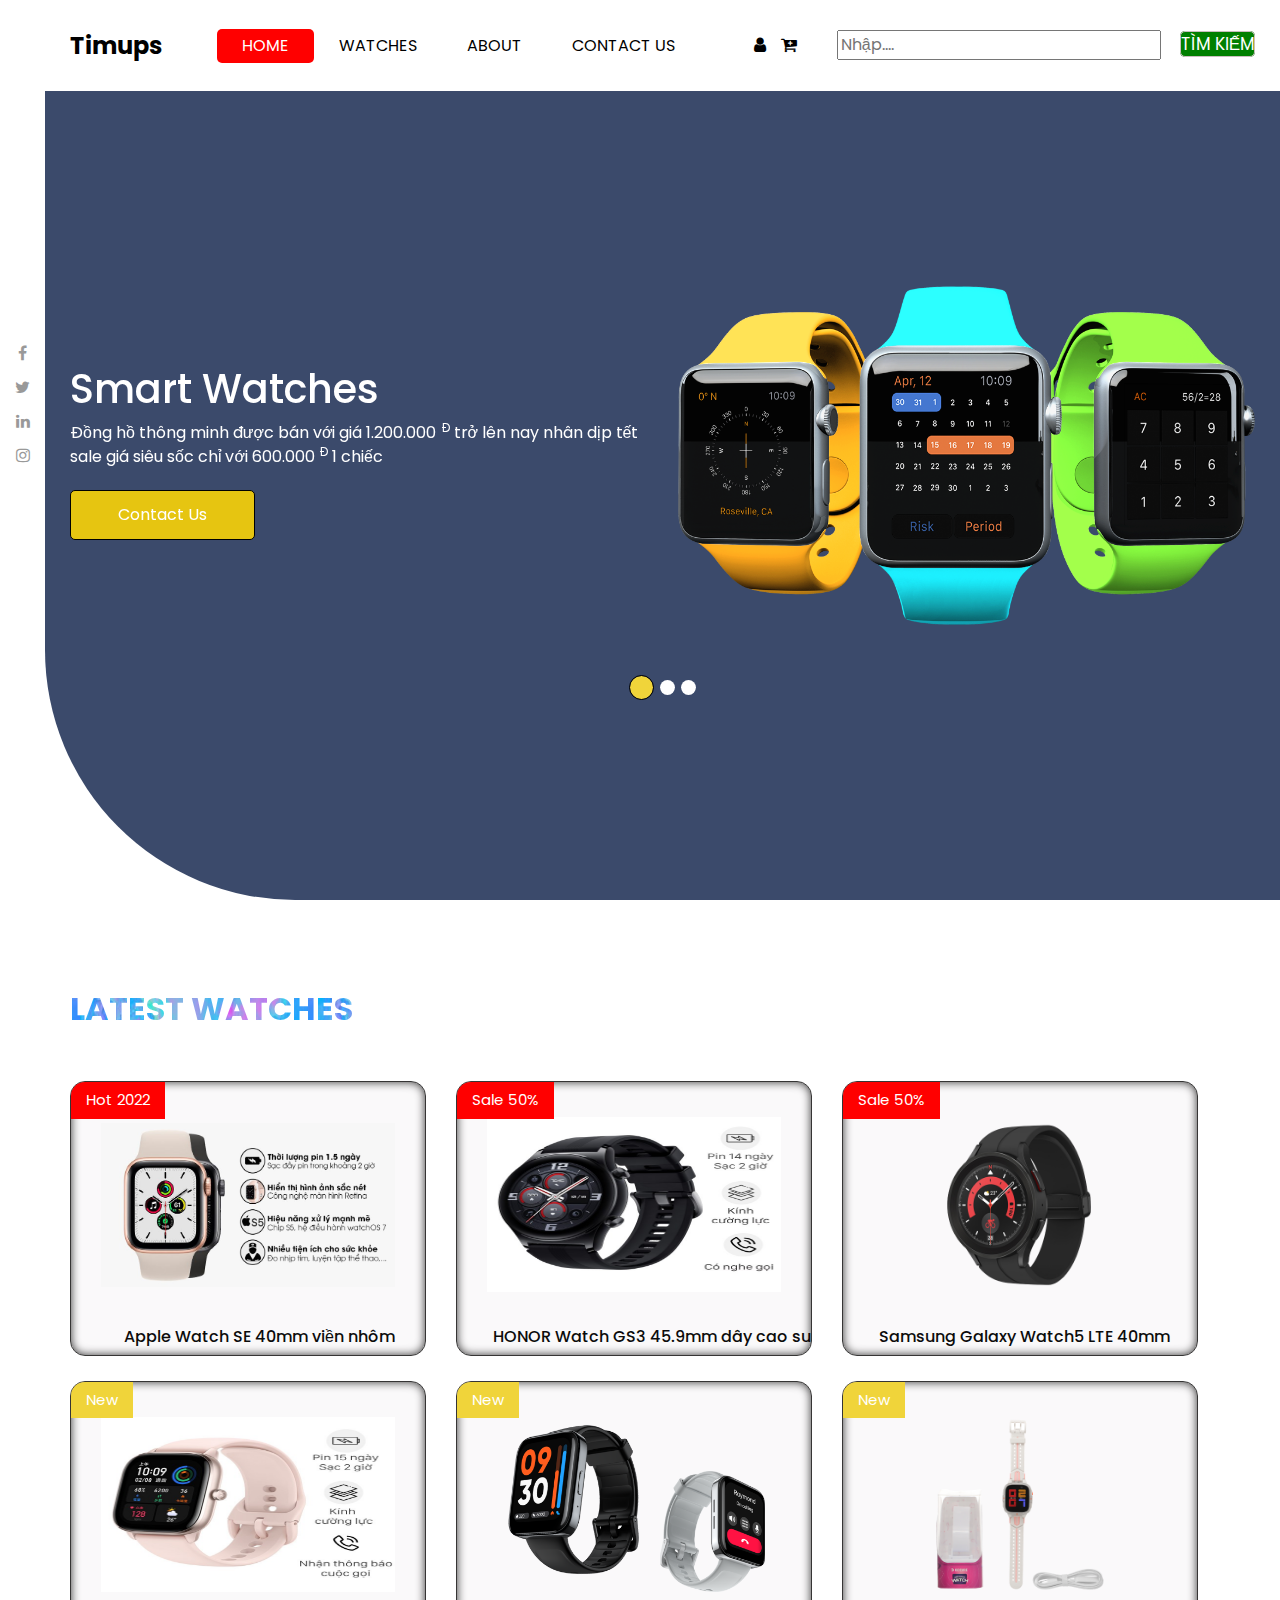
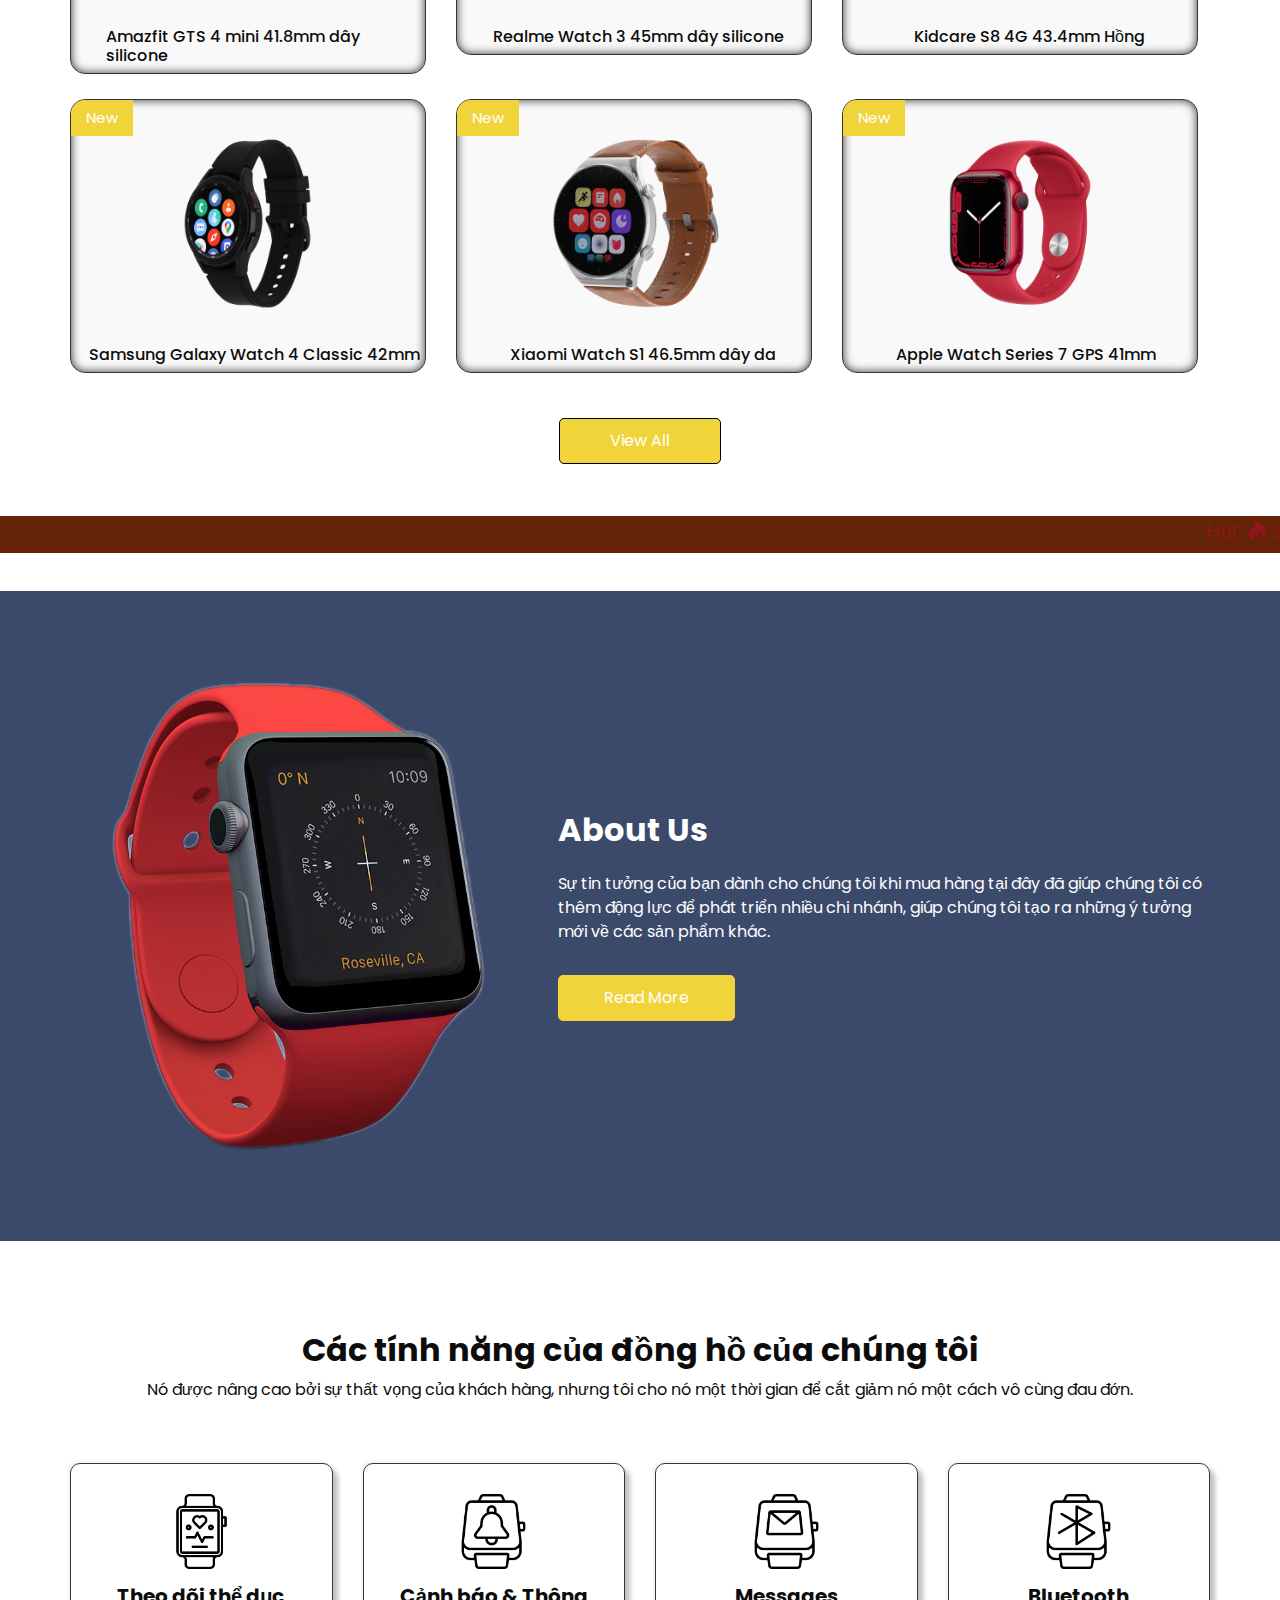
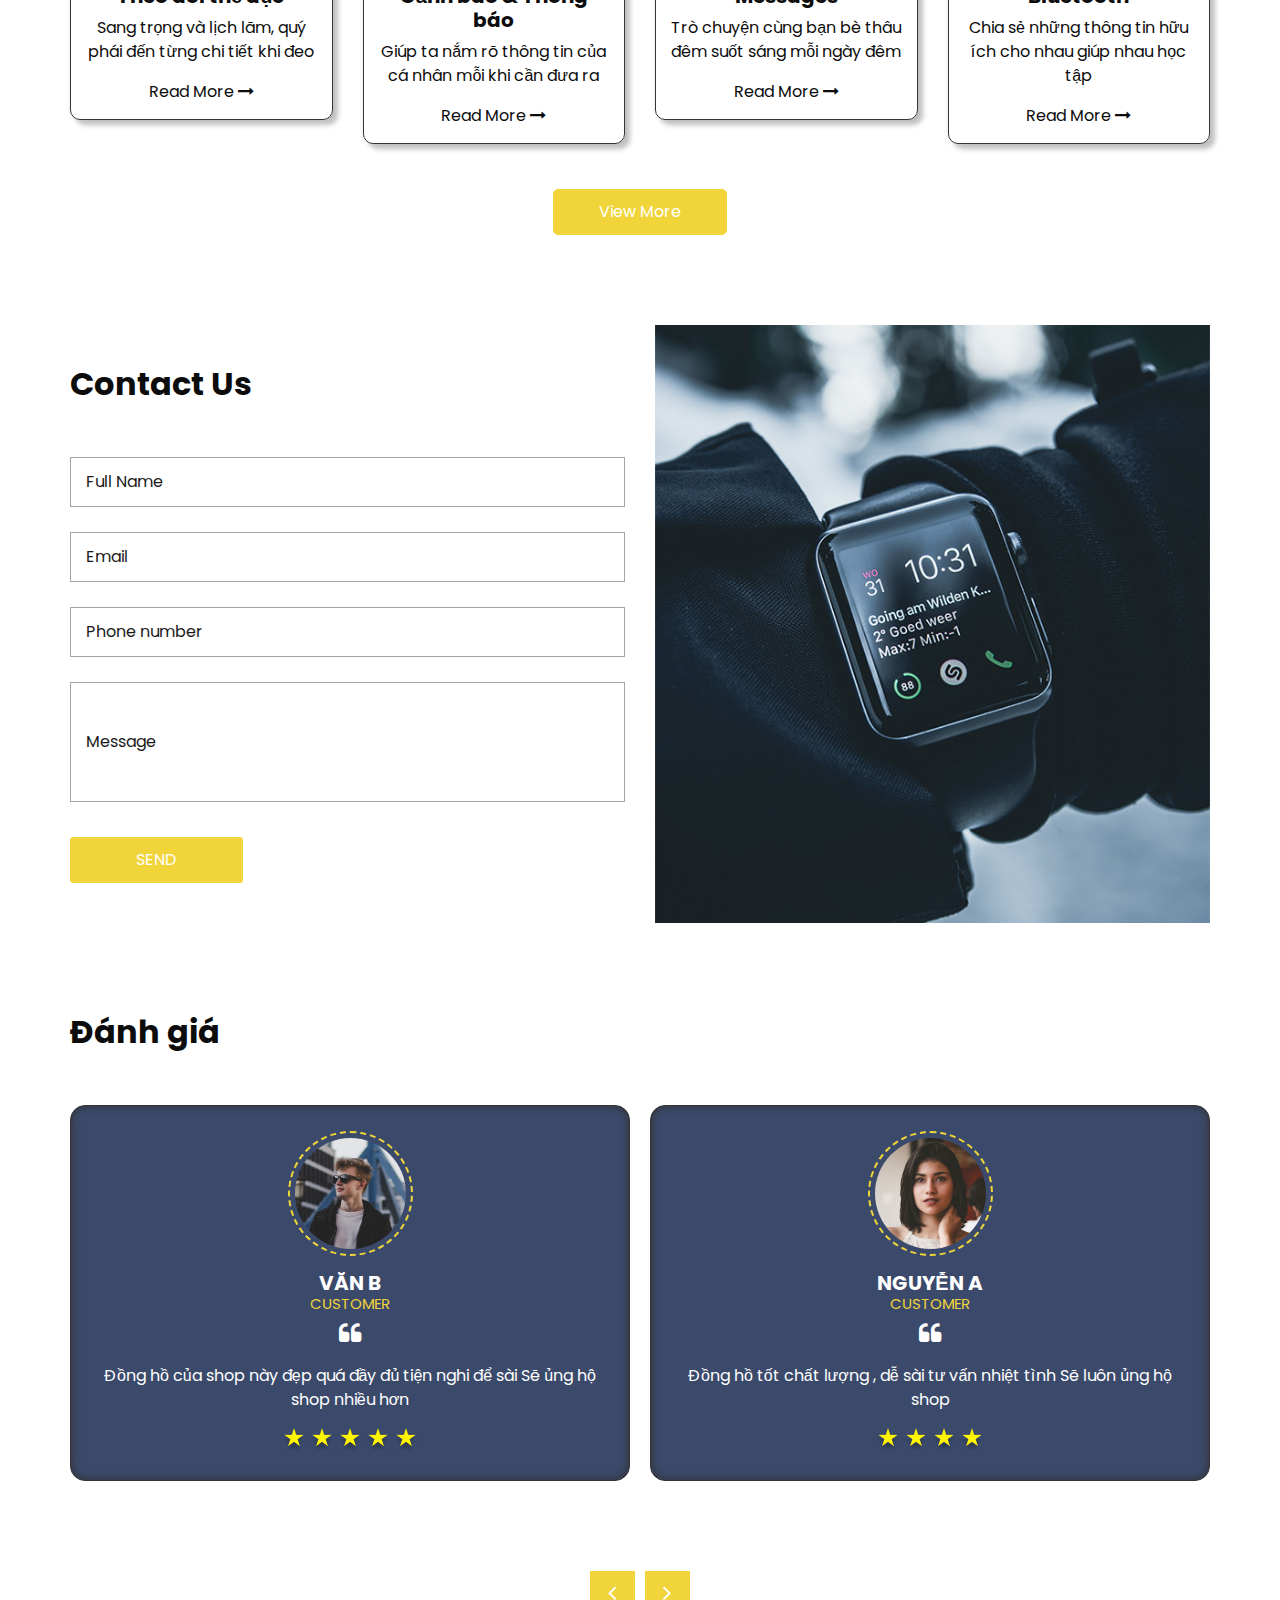
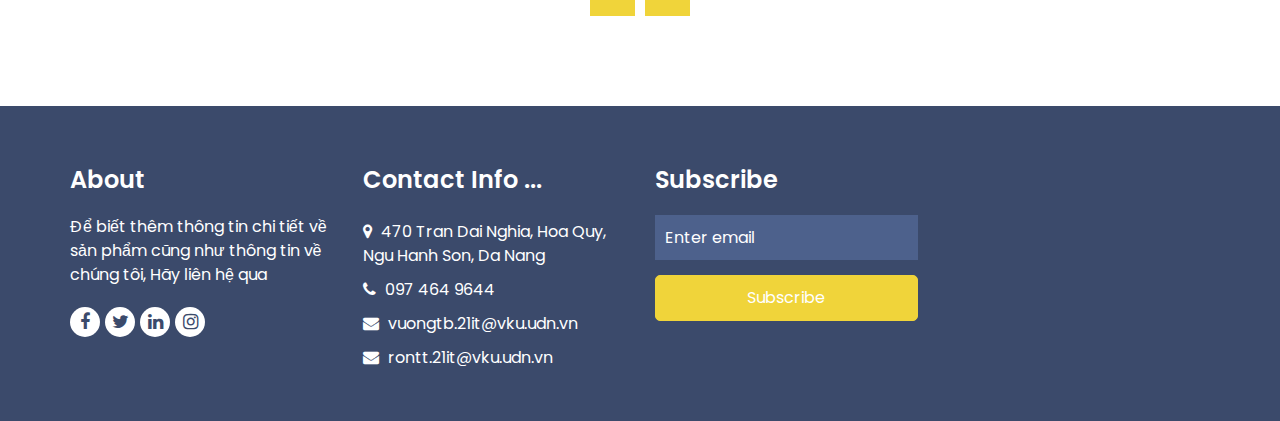
<file: index.html>
<!DOCTYPE html>
<html lang="en">

<head>
  <!-- Basic -->
  <meta charset="utf-8" />
  <meta http-equiv="X-UA-Compatible" content="IE=edge" />
  <!-- Mobile Metas -->
  <meta name="viewport" content="width=device-width, initial-scale=1, shrink-to-fit=no" />
  <!-- Site Metas -->
  <meta name="keywords" content="" />
  <meta name="description" content="" />
  <meta name="author" content="" />
  <link rel="shortcut icon" href="images/favicon.png" type="image/x-icon">
  <link rel="stylesheet" href="https://use.fontawesome.com/releases/v5.15.4/css/all.css"/>
  <link rel="stylesheet" href="./css/style.css">

  <title>Timups</title>


  <!-- bootstrap core css -->
  <link rel="stylesheet" type="text/css" href="css/bootstrap.css" />
  <!--owl slider stylesheet -->
  <link rel="stylesheet" type="text/css" href="https://cdnjs.cloudflare.com/ajax/libs/OwlCarousel2/2.3.4/assets/owl.carousel.min.css" />

  <!-- font awesome style -->
  <link href="css/font-awesome.min.css" rel="stylesheet" />

  <!-- Custom styles for this template -->
  <link href="css/style.css" rel="stylesheet" />
  <!-- responsive style -->
  <link href="css/responsive.css" rel="stylesheet" />

</head>

<body>

  <div class="hero_area">
    <div class="hero_social">
      <a href="https://www.facebook.com/">
        <i class="fa fa-facebook" aria-hidden="true"></i>
      </a>
      <a href="https://twitter.com/">
        <i class="fa fa-twitter" aria-hidden="true"></i>
      </a>
      <a href="https://www.linkedin.com/">
        <i class="fa fa-linkedin" aria-hidden="true"></i>
      </a>
      <a href="https://www.instagram.com/">
        <i class="fa fa-instagram" aria-hidden="true"></i>
      </a>
    </div>
    <!-- header section strats -->
    <header class="header_section">
      <div class="container-fluid">
        <nav class="navbar navbar-expand-lg custom_nav-container ">
          <a class="navbar-brand" href="index.html">
            <span>
              Timups
            </span>
          </a>

          <button class="navbar-toggler" type="button" data-toggle="collapse" data-target="#navbarSupportedContent" aria-controls="navbarSupportedContent" aria-expanded="false" aria-label="Toggle navigation">
            <span class=""> </span>
          </button>

          <div class="collapse navbar-collapse" id="navbarSupportedContent">
            <ul class="navbar-nav">
              <li class="nav-item active">
                <a class="nav-link" href="index.html">Home <span class="sr-only">(current)</span></a>
              </li>
              <li class="nav-item">
                <a class="nav-link" href="watches.html"> Watches </a>
              </li>
              <li class="nav-item">
                <a class="nav-link" href="about.html"> About </a>
              </li>
              <li class="nav-item">
                <a class="nav-link" href="contact.html">Contact Us</a>
              </li>
            </ul>
            <div class="user_option-box">
              <a href="./account.html">
                <i class="fa fa-user" aria-hidden="true"></i>
                 
              </a>
              <a href="">
                <i class="fa fa-cart-plus" aria-hidden="true"></i>
              </a>
              <ul id="subnav">
                <input type="text" name="search" placeholder="Nhập....">
                <a href="">
                  Tìm kiếm
                </a>
              </ul>
            </div>
          </div>
        </nav>
      </div>
    </header>
    <!-- end header section -->
    <!-- slider section -->
    <section class="slider_section ">
      <div id="customCarousel1" class="carousel slide" data-ride="carousel">
        <div class="carousel-inner">
          <div class="carousel-item active">
            <div class="container-fluid ">
              <div class="row">
                <div class="col-md-6">
                  <div class="detail-box">
                    <h1>
                      Smart Watches
                    </h1>
                    <p>
                    Đồng hồ thông minh được bán với giá 1.200.000 <sup>Đ</sup> trở lên nay nhân dịp tết sale giá siêu sốc chỉ với 600.000 <sup>Đ</sup> 1 chiếc
                    </p>
                    <div class="btn-box">
                      <a href="./contact.html" class="btn1"  style="border: 1px solid black;">
                        Contact Us
                      </a>
                    </div>
                  </div>
                </div>
                <div class="col-md-6">
                  <div class="img-box">
                    <img src="./images/slider-img.png" alt="" >
                  </div>
                </div>
              </div>
            </div>
          </div>
          <div class="carousel-item ">
            <div class="container-fluid ">
              <div class="row">
                <div class="col-md-6">
                  <div class="detail-box">
                    <h1>
                      Smart Watches
                    </h1>
                    <p>
                      Sang trọng, lịch lãm, quý phái, đậm chất đàn ông, toát lên vẻ thanh cao của con người
                    </p>
                    <div class="btn-box">
                      <a href="./contact.html" class="btn1" style="border: 1px solid black;">
                        Contact Us
                      </a>
                    </div>
                  </div>
                </div>
                <div class="col-md-6">
                  <div class="img-box">
                    <img src="images/slider-img.png" alt="">
                  </div>
                </div>
              </div>
            </div>
          </div>
          <div class="carousel-item ">
            <div class="container-fluid ">
              <div class="row">
                <div class="col-md-6">
                  <div class="detail-box">
                    <h1>
                      Smart Watches
                    </h1>
                    <p>Đồng hồ bán chạy nhất top 1 thế giới, được nhiều nước ở Châu Á tin dùng độ tin cậy lên đến 99,99%</p>
                    <div class="btn-box">
                      <a href="./contact.html" class="btn1"  style="border: 1px solid black;">
                        Contact Us
                      </a>
                    </div>
                  </div>
                </div>
                <div class="col-md-6">
                  <div class="img-box">
                    <img src="./images/slider-img.png" alt="" >
                  </div>
                </div>
              </div>
            </div>
          </div>
        </div>
        <ol class="carousel-indicators">
          <li data-target="#customCarousel1" data-slide-to="0" class="active"></li>
          <li data-target="#customCarousel1" data-slide-to="1" class="active1"></li>
          <li data-target="#customCarousel1" data-slide-to="2" class="active1"></li>
        </ol>
      </div>

    </section>
    <!-- end slider section -->
  </div>

  <!-- shop section -->

  <section class="shop_section layout_padding">
    <div class="container">
      <div class="heading_container heading_center" id="heading_center">
        <h2>
          Latest Watches
        </h2>
      </div>
      <div class="row">

        <div class="col-sm-6">
          <div class="box">
            <a href="">
              <div class="img-box">
                <img src="images/AW_SE.jpg" alt="">
              </div>
              <!-- Mua ngay -->
             <a class="buynow">
              <p style="color: white;text-align: center;">Giá thành : 
                <br><strike>8.990.000</strike><sup>Đ</sup>
                <i class="fas fa-arrow-right"></i>
              6.990.000 <sup>Đ</sup></p>
            </a>
              <div class="detail-box" style="padding-left: 15%;">
                <h6>
                  Apple Watch SE 40mm viền nhôm
                </h6> 
              </div>
              <div class="new" style="background-color: red;">
                <span>
                  Hot 2022
                </span>
              </div>
            </a>
          </div>
        </div>
        <div class="col-sm-6">
          <div class="box">
            <a href="">
              <div class="img-box">
                <img src="images/HONORWatch_GS3.jpg" style="width: 100%;">
              </div>
              <!-- Mua ngay -->
             <a class="buynow">
              <p style="color: white;text-align: center;">Giá thành : 
                <br><strike>5.490.000</strike><sup>Đ</sup>
                <i class="fas fa-arrow-right"></i>
              4.290.000 <sup>Đ</sup></p>
            </a>
              <div class="detail-box" style="padding-left: 10%; object-fit: contain;">
                <h6>
                  HONOR Watch GS3 45.9mm dây cao su 
                </h6> 
              </div>
              <div class="new" style="background-color: red;">
                <span>
                  Sale 50%
                </span>
              </div>
            </a>
          </div>
        </div>
        <div class="col-sm-6">
          <div class="box">
            <a href="">
              <div class="img-box">
                <img src="images/SGWatch_LTE.jpg" alt="">
              </div>
            <!-- Mua ngay -->
            <a class="buynow">
              <p style="color: white;text-align: center;">Giá thành : 
                <br><strike>6.490.000</strike><sup>Đ</sup>
                <i class="fas fa-arrow-right"></i>
              3.245.000 <sup>Đ</sup></p>
            </a>
              <div class="detail-box" style="padding-left: 10%;">
                <h6>
                  Samsung Galaxy Watch5 LTE 40mm
                </h6> 
              </div>
              <div class="new" style="background-color: red;">
                <span>
                  Sale 50%
                </span>
              </div>
              
            </a>
            
          </div>
        </div>
        <div class="col-sm-6">
          <div class="box">
            <a href="">
              <div class="img-box">
                <img src="images/Amazfit_GTS4.jpg" style="width: 100%;">
              </div>
             <!-- Mua ngay -->
             <a class="buynow">
              <p style="color: white;text-align: center;">Giá thành : 2.590.000<sup>Đ</sup></p>
            </a>
              <div class="detail-box" style="padding-left: 10%;">
                <h6>
                  Amazfit GTS 4 mini 41.8mm dây silicone
                </h6> 
              </div>
              <div class="new">
                <span>
                  New
                </span>
              </div>
            </a>
          </div>
        </div>
        <div class="col-sm-6">
          <div class="box">
            <a href="">
              <div class="img-box">
                <img src="images/RealmeWatch_3.png">
              </div>
             <!-- Mua ngay -->
             <a class="buynow">
              <p style="color: white;text-align: center;">Giá thành : 1.990.000<sup>Đ</sup></p>
            </a>
              <div class="detail-box" style="padding-left: 10%;">
                <h6>
                  Realme Watch 3 45mm dây silicone
                </h6> 
              </div>
              <div class="new">
                <span>
                  New
                </span>
              </div>
            </a>
          </div>
        </div>
        <div class="col-sm-6">
          <div class="box">
            <a href="">
              <div class="img-box">
                <img src="images/Kidcare_S8.jpg" alt="">
              </div>
              <!-- Mua ngay -->
              <a class="buynow">
                <p style="color: white;text-align: center;">Giá thành : 2.390.000<sup>Đ</sup></p>
              </a>
                <div class="detail-box" style="padding-left: 20%;">
                  <h6>
                    Kidcare S8 4G 43.4mm Hồng
                  </h6> 
                </div>
              <div class="new">
                <span>
                  New
                </span>
              </div>
            </a>
          </div>
        </div>
        <div class="col-sm-6">
          <div class="box">
            <a href="">
              <div class="img-box">
                <img src="images/SGWatch_4.jpg" alt="">
              </div>
               <!-- Mua ngay -->
             <a class="buynow">
              <p style="color: white;text-align: center;">Giá thành : 8.490.000<sup>Đ</sup></p>
            </a>
              <div class="detail-box" style="padding-left: 5%;">
                <h6>
                  Samsung Galaxy Watch 4 Classic 42mm
                </h6> 
              </div>
              <div class="new">
                <span>
                  New
                </span>
              </div>
            </a>
          </div>
        </div>
        <div class="col-sm-6">
          <div class="box">
            <a href="">
              <div class="img-box">
                <img src="images/XiaomiWatch_S1.jpg" alt="">
              </div>
              <!-- Mua ngay -->
              <a class="buynow">
                <p style="color: white;text-align: center;">Giá thành : 5.490.000<sup>Đ</sup></p>
              </a>
                <div class="detail-box" style="padding-left: 15%;">
                  <h6>
                    Xiaomi Watch S1 46.5mm dây da
                  </h6> 
                </div>
              <div class="new">
                <span>
                  New
                </span>
              </div>
            </a>
          </div>
        </div>
        <div class="col-sm-6">
          <div class="box">
            <a href="">
              <div class="img-box">
                <img src="images/AW_Series7.jpg" alt="">
              </div>
              <!-- Mua ngay -->
              <a class="buynow">
                <p style="color: white;text-align: center;">Giá thành : 11.990.000<sup>Đ</sup></p>
              </a>
                <div class="detail-box" style="padding-left: 15%;">
                  <h6>
                    Apple Watch Series 7 GPS 41mm
                  </h6> 
                </div>
              <div class="new">
                <span>
                  New
                </span>
              </div>
            </a>
          </div>
        </div>
      </div>
      <div class="btn-box" >
        <a href="./watches.html"  style="border: 1px solid black;">
          View All
        </a>
      </div>
    </div>
  </section>

  <!-- end shop section -->
  
  <div id="sale">
    <div id="notification">
      <marquee scrollamount="8" sscrolldelay="2000" style="height: 30px; width: 100%;">
        <span style="color: rgb(143, 23, 23); font-size: 20px;">
         Hot: 
         <i class="fab fa-hotjar"></i>
         Sale 50% tất cả các sản phẩm từ ngày 20/5 đến ngày 25/5 được bảo hành 6 tháng và đổi trả 1 1 miễn phí
        </span>
      </marquee>
    </div>
  </div>


  <!-- about section -->

  <section class="about_section layout_padding">
    <div class="container  ">
      <div class="row">
        <div class="col-md-6 col-lg-5 ">
          <div class="img-box">
            <img src="images/about-img.png" alt="">
          </div>
        </div>
        <div class="col-md-6 col-lg-7">
          <div class="detail-box">
            <div class="heading_container">
              <h2>
                About Us
              </h2>
            </div>
            <p>
              Sự tin tưởng của bạn dành cho chúng tôi khi mua hàng tại đây đã giúp chúng tôi có thêm động lực để phát triển nhiều chi nhánh, giúp chúng tôi tạo ra những ý tưởng mới về các sản phẩm khác.
            </p>
            <a href="">
              Read More
            </a>
          </div>
        </div>
      </div>
    </div>
  </section>

  <!-- end about section -->

  <!-- feature section -->

  <section class="feature_section layout_padding">
    <div class="container">
      <div class="heading_container">
        <h2>
          Các tính năng của đồng hồ của chúng tôi
        </h2>
        <p>
          Nó được nâng cao bởi sự thất vọng của khách hàng, nhưng tôi cho nó một thời gian để cắt giảm nó một cách vô cùng đau đớn.
        </p>

      </div>
      <div class="row">
        <div class="col-sm-6 col-lg-3">
          <div class="box">
            <div class="img-box">
              <img src="images/f1.png" alt="">
            </div>
            <div class="detail-box">
              <h5>
                Theo dõi thể dục
              </h5>
              <p>
                Sang trọng và lịch lãm, quý phái đến từng chi tiết khi đeo
              </p>
              <a href="">
                <span>
                  Read More
                </span>
                <i class="fa fa-long-arrow-right" aria-hidden="true"></i>
              </a>
            </div>
          </div>
        </div>
        <div class="col-sm-6 col-lg-3">
          <div class="box">
            <div class="img-box">
              <img src="images/f2.png" alt="">
            </div>
            <div class="detail-box">
              <h5>
                Cảnh báo & Thông báo
              </h5>
              <p>
                Giúp ta nắm rõ thông tin của cá nhân mỗi khi cần đưa ra
              </p>
              <a href="">
                <span>
                  Read More
                </span>
                <i class="fa fa-long-arrow-right" aria-hidden="true"></i>
              </a>
            </div>
          </div>
        </div>
        <div class="col-sm-6 col-lg-3">
          <div class="box">
            <div class="img-box">
              <img src="images/f3.png" alt="">
            </div>
            <div class="detail-box">
              <h5>
                Messages
              </h5>
              <p>
                Trò chuyện cùng bạn bè thâu đêm suốt sáng mỗi ngày đêm 
              </p>
              <a href="">
                <span>
                  Read More
                </span>
                <i class="fa fa-long-arrow-right" aria-hidden="true"></i>
              </a>
            </div>
          </div>
        </div>
        <div class="col-sm-6 col-lg-3">
          <div class="box">
            <div class="img-box">
              <img src="images/f4.png" alt="">
            </div>
            <div class="detail-box">
              <h5>
                Bluetooth
              </h5>
              <p>
                Chia sẻ những thông tin hữu ích cho nhau giúp nhau học tập
              </p>
              <a href="">
                <span>
                  Read More
                </span>
                <i class="fa fa-long-arrow-right" aria-hidden="true"></i>
              </a>
            </div>
          </div>
        </div>
      </div>
      <div class="btn-box">
        <a href="">
          View More
        </a>
      </div>
    </div>
  </section>

  <!-- end feature section -->

  <!-- contact section -->

  <section class="contact_section">
    <div class="container">
      <div class="row">
        <div class="col-md-6">
          <div class="form_container">
            <div class="heading_container">
              <h2>
                Contact Us
              </h2>
            </div>
            <form action="">
              <div>
                <input type="text" placeholder="Full Name " />
              </div>
              <div>
                <input type="email" placeholder="Email" />
              </div>
              <div>
                <input type="text" placeholder="Phone number" />
              </div>
              <div>
                <input type="text" class="message-box" placeholder="Message" />
              </div>
              <div class="d-flex ">
                <button>
                  SEND
                </button>
              </div>
            </form>
          </div>
        </div>
        <div class="col-md-6">
          <div class="img-box">
            <img src="images/contact-img.jpg" alt="">
          </div>
        </div>
      </div>
    </div>
  </section>

  <!-- end contact section -->

  <!-- client section -->
  <section class="client_section layout_padding">
    <div class="container">
      <div class="heading_container heading_center">
        <h2>
          Đánh giá
        </h2>
      </div>
      <div class="carousel-wrap ">
        <div class="owl-carousel client_owl-carousel">
          <div class="item">
            <div class="box">
              <div class="img-box">
                <img src="images/c1.jpg" alt="">
              </div>
              <div class="detail-box">
                <div class="client_info">
                  <div class="client_name">
                    <h5>
                      Văn B
                    </h5>
                    <h6>
                      Customer
                    </h6>
                  </div>
                  <i class="fa fa-quote-left" aria-hidden="true"></i>
                </div>
                <p>
                 Đồng hồ của shop này đẹp quá đầy đủ tiện nghi để sài 
                 Sẽ ủng hộ shop nhiều hơn
                </p>
                <div class="stars1">
                  <span>
                      <img src="./images/star.png" alt="">
                  </span>
                  <span>
                      <img src="./images/star.png" alt="">
                  </span>
                  <span>
                      <img src="./images/star.png" alt="">
                  </span>
                  <span>
                      <img src="./images/star.png" alt="">
                  </span>
                  <span>
                      <img src="./images/star.png" alt="">
                  </span>
              </div>
              </div>
            </div>
          </div>
          <div class="item">
            <div class="box">
              <div class="img-box">
                <img src="images/c2.jpg" alt="">
              </div>
              <div class="detail-box">
                <div class="client_info">
                  <div class="client_name">
                    <h5>
                      Nguyễn A
                    </h5>
                    <h6>
                      Customer
                    </h6>
                  </div>
                  <i class="fa fa-quote-left" aria-hidden="true"></i>
                </div>
                <p>
                  Đồng hồ tốt chất lượng , dễ sài tư vấn nhiệt tình
                  Sẽ luôn ủng hộ shop
                </p>
                <div class="stars1">
                  <span>
                      <img src="./images/star.png" alt="">
                  </span>
                  <span>
                      <img src="./images/star.png" alt="">
                  </span>
                  <span>
                      <img src="./images/star.png" alt="">
                  </span>
                  <span>
                      <img src="./images/star.png" alt="">
                  </span>
              </div>
              </div>
            </div>
          </div>
        </div>
      </div>
    </div>
  </section>
  <!-- end client section -->

  <!-- footer section -->
  <footer class="footer_section">
    <div class="container">
      <div class="row">
        <div class="col-md-6 col-lg-3 footer-col">
          <div class="footer_detail">
            <h4>
              About
            </h4>
            <p>
              Để biết thêm thông tin chi tiết về sản phẩm cũng như thông tin về chúng tôi, Hãy liên hệ qua 
            </p>
            <div class="footer_social">
              <a href="">
                <i class="fa fa-facebook" aria-hidden="true"></i>
              </a>
              <a href="">
                <i class="fa fa-twitter" aria-hidden="true"></i>
              </a>
              <a href="">
                <i class="fa fa-linkedin" aria-hidden="true"></i>
              </a>
              <a href="">
                <i class="fa fa-instagram" aria-hidden="true"></i>
              </a>
            </div>
          </div>
        </div>
        <div class="col-md-6 col-lg-3 footer-col">
          <div class="footer_contact">
            <h4>
              Contact Info ... 
            </h4>
            <div class="contact_link_box">
              <a href="">
                <i class="fa fa-map-marker" aria-hidden="true"></i>
                <span>
                  470 Tran Dai Nghia, Hoa Quy, Ngu Hanh Son, Da Nang
                </span>
              </a>
              <a href="">
                <i class="fa fa-phone" aria-hidden="true"></i>
                <span>
                  097 464 9644
                </span>
              </a>
              <a href="">
                <i class="fa fa-envelope" aria-hidden="true"></i>
                <span>
                  vuongtb.21it@vku.udn.vn
                </span>
              </a>
              <a href="">
                <i class="fa fa-envelope" aria-hidden="true"></i>
                <span>
                  rontt.21it@vku.udn.vn
                </span>
              </a>
            </div>
          </div>
        </div>
        <div class="col-md-6 col-lg-3 footer-col">
          <div class="footer_contact">
            <h4>
              Subscribe
            </h4>
            <form action="">
              <input type="text" placeholder="Enter email" />
              <button type="submit" id="submit">
                Subscribe
              </button>
              <script src="./js/custom.js"></script>
            </form>
          </div>
        </div>
        <div class="col-md-6 col-lg-3 footer-col">
          <div class="map_container">
            <div id="googleMap">
              <iframe src="https://www.google.com/maps/embed?pb=!1m18!1m12!1m3!1d3835.5031686739485!2d108.24050221433573!3d15.98730144587612!2m3!1f0!2f0!3f0!3m2!1i1024!2i768!4f13.1!3m3!1m2!1s0x3142109c13343a6f%3A0x83277fe2ed0a4020!2zMzk5IMSQLiBNYWkgxJDEg25nIENoxqFuLCBIb8OgIFF1w70sIE5nxakgSMOgbmggU8ahbiwgxJDDoCBO4bq1bmcgNTUwMDAwLCBWaeG7h3QgTmFt!5e0!3m2!1svi!2s!4v1655175600701!5m2!1svi!2s" width="400" height="300" style="border:0;" allowfullscreen="" loading="lazy" referrerpolicy="no-referrer-when-downgrade"></iframe>
          </div>
        </div>
      </div>
      
    

  </footer>
  <!-- footer section -->

  <!-- jQery -->
  <script src="js/jquery-3.4.1.min.js"></script>
  <!-- popper js -->
  <script src="https://cdn.jsdelivr.net/npm/popper.js@1.16.0/dist/umd/popper.min.js" integrity="sha384-Q6E9RHvbIyZFJoft+2mJbHaEWldlvI9IOYy5n3zV9zzTtmI3UksdQRVvoxMfooAo" crossorigin="anonymous">
  </script>
  <!-- bootstrap js -->
  <script src="js/bootstrap.js"></script>
  <!-- owl slider -->
  <script src="https://cdnjs.cloudflare.com/ajax/libs/OwlCarousel2/2.3.4/owl.carousel.min.js">
  </script>
  <!-- custom js -->
  <script src="js/custom.js"></script>
  <script src="./js/buy.js"></script>

</body>

</html>
</file>
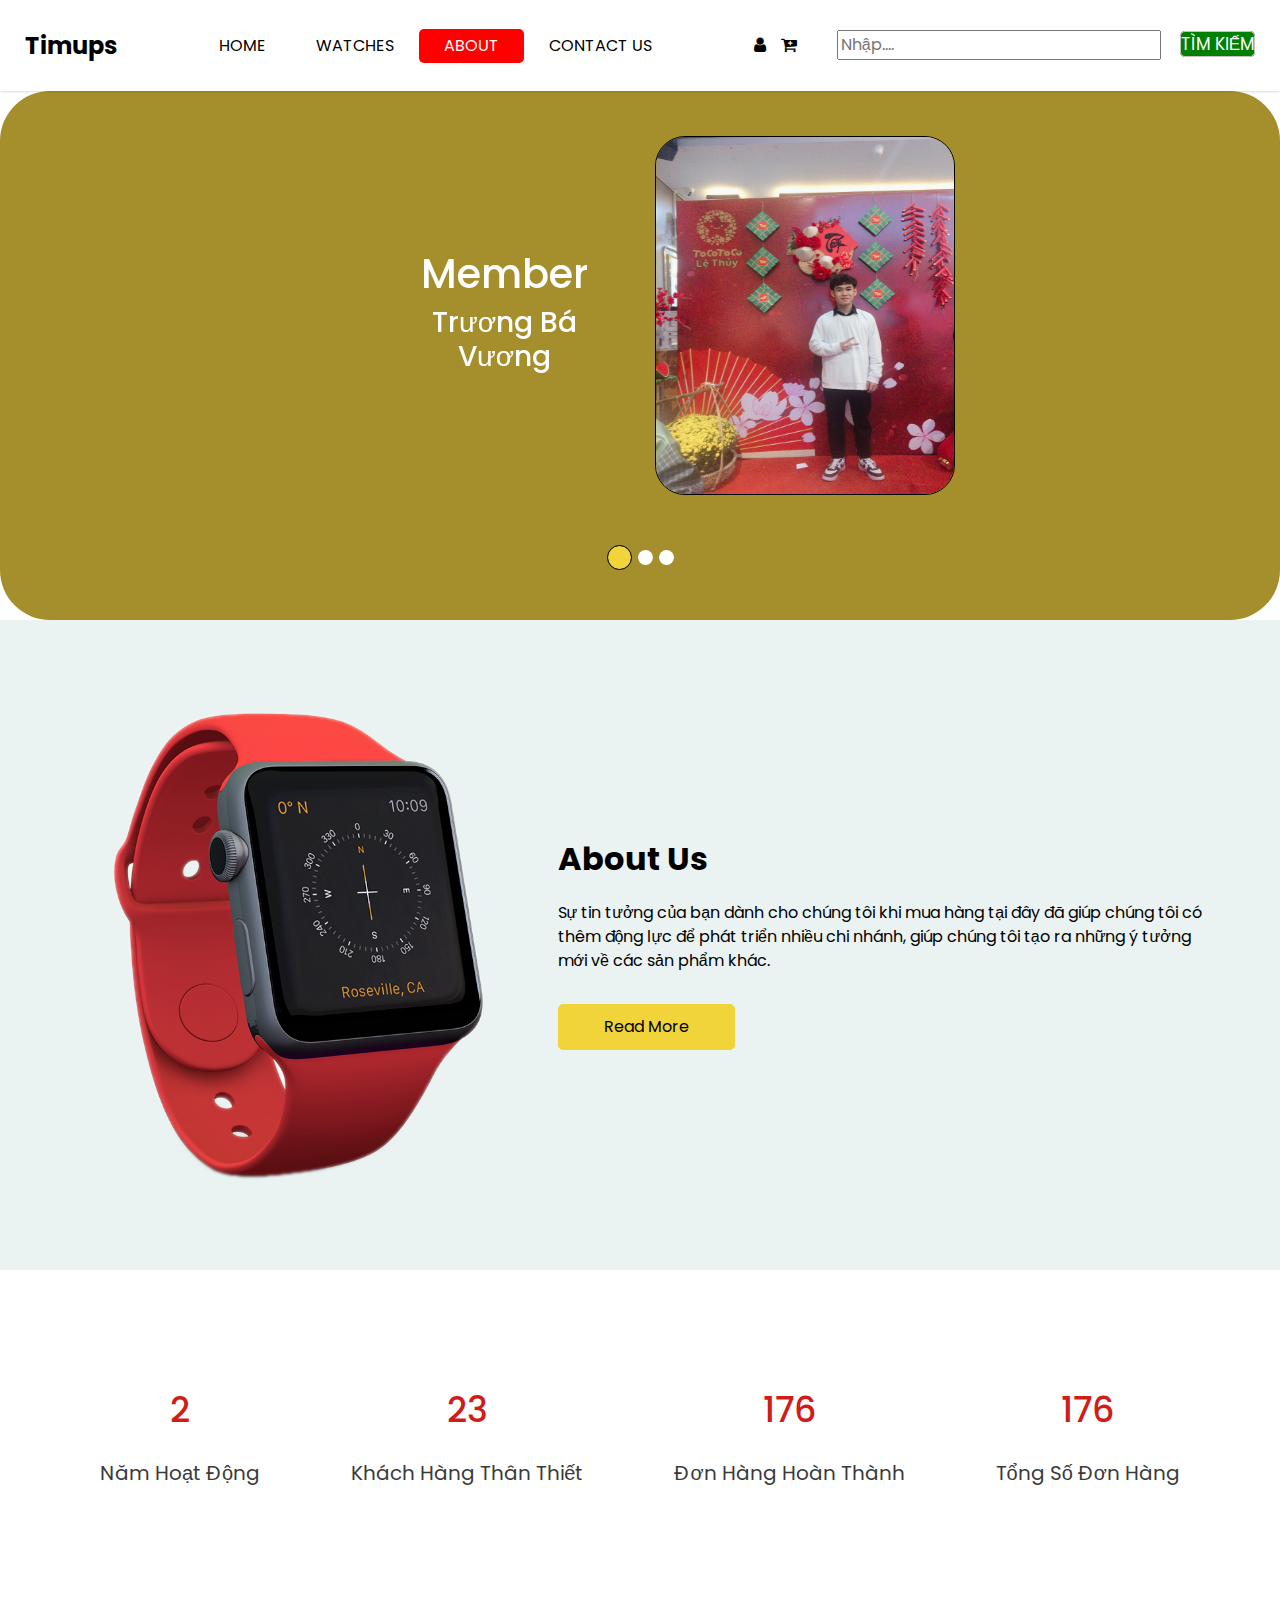
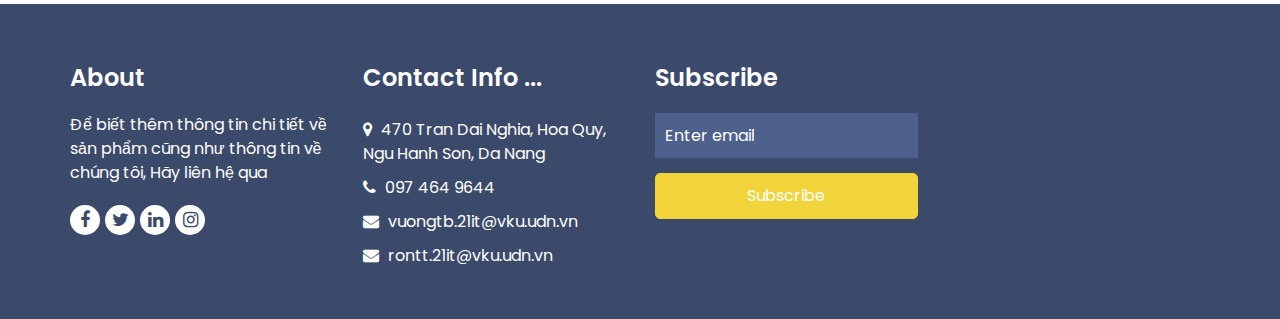
<file: about.html>
<!DOCTYPE html>
<html lang="en">

<head>
  <!-- Basic -->
  <meta charset="utf-8" />
  <meta http-equiv="X-UA-Compatible" content="IE=edge" />
  <!-- Mobile Metas -->
  <meta name="viewport" content="width=device-width, initial-scale=1, shrink-to-fit=no" />
  <!-- Site Metas -->
  <meta name="keywords" content="" />
  <meta name="description" content="" />
  <meta name="author" content="" />
  <link rel="shortcut icon" href="images/favicon.png" type="image/x-icon">

  <title>Timups</title>


  <!-- bootstrap core css -->
  <link rel="stylesheet" type="text/css" href="css/bootstrap.css" />
  <!--owl slider stylesheet -->
  <link rel="stylesheet" type="text/css" href="https://cdnjs.cloudflare.com/ajax/libs/OwlCarousel2/2.3.4/assets/owl.carousel.min.css" />

  <!-- font awesome style -->
  <link href="css/font-awesome.min.css" rel="stylesheet" />

  <!-- Custom styles for this template -->
  <link href="css/style.css" rel="stylesheet" />
  <!-- responsive style -->
  <link href="css/responsive.css" rel="stylesheet" />

</head>

<body class="sub_page">

  

  <div class="hero_area">
    <!-- header section strats -->
    <header class="header_section">
      <div class="container-fluid">
        <nav class="navbar navbar-expand-lg custom_nav-container ">
          <a class="navbar-brand" href="index.html">
            <span>
              Timups
            </span>
          </a>

          <button class="navbar-toggler" type="button" data-toggle="collapse" data-target="#navbarSupportedContent" aria-controls="navbarSupportedContent" aria-expanded="false" aria-label="Toggle navigation">
            <span class=""> </span>
          </button>

          <div class="collapse navbar-collapse" id="navbarSupportedContent">
            <ul class="navbar-nav">
              <li class="nav-item">
                <a class="nav-link" href="index.html">Home </a>
              </li>
              <li class="nav-item">
                <a class="nav-link" href="watches.html"> Watches </a>
              </li>
              <li class="nav-item active">
                <a class="nav-link" href="about.html"> About <span class="sr-only">(current)</span> </a>
              </li>
              <li class="nav-item">
                <a class="nav-link" href="contact.html">Contact Us</a>
              </li>
            </ul>
            <div class="user_option-box">
              <a href="./account.html">
                <i class="fa fa-user" aria-hidden="true"></i>
              </a>
              <a href="">
                <i class="fa fa-cart-plus" aria-hidden="true"></i>
              </a>
              <ul id="subnav">
                <input type="text" name="search" placeholder="Nhập....">
                <a href="">
                  Tìm kiếm
                </a>
              </ul>
            </div>
          </div>
        </nav>
      </div>
    </header>
    <!-- end header section -->
  </div>

  <!-- slider section -->
  <section class="slider_section " style="background-color: rgb(165, 143, 45); border-radius: 50px 50px 50px;">
    <div id="customCarousel1" class="carousel slide" data-ride="carousel">
      <div class="carousel-inner">
        <div class="carousel-item active">
          <div class="container-fluid ">
            <div class="row">
              <div class="col-md-6" style="padding-left: 30%">
                <div class="detail-box" style="text-align: center;">
                 <h1>Member</h1>
                 <h3>Trương Bá Vương</h3>
                </div>
              </div>
              <div class="col-md-6" >
                <div class="img-box">
                  <img src="./images/Bá Vương.jpg" alt="" style="width: 300px;; height: 359px;border: 1px solid black;border-radius: 30px 30px;">
                </div>
              </div>
            </div>
          </div>
        </div>
        <div class="carousel-item ">
          <div class="container-fluid ">
            <div class="row">
              <div class="col-md-6" style="padding-left: 30%">
                <div class="detail-box" style="text-align: center;">
                  <h1>Member</h1>
                  <h3>Lê Minh Thế</h3>
                </div>
              </div>
              <div class="col-md-6">
                <div class="img-box">
                  <img src="./images/MinhThe.jpg" alt="" style="width: 300px; height: 359px;border: 1px solid black;border-radius: 30px 30px;">
                </div>
              </div>
            </div>
          </div>
        </div>
        <div class="carousel-item ">
          <div class="container-fluid ">
            <div class="row">
              <div class="col-md-6" style="padding-left: 30%">
                <div class="detail-box" style="text-align: center;">
                  <h1>Member</h1>
                  <h3>Tôn Thất Rôn</h3>
                </div>
              </div>
              <div class="col-md-6">
                <div class="img-box">
                  <img src="./images/TonRon.jpg" alt="" style="width: 300px;height: 359px;border: 1px solid black;border-radius: 30px 30px;" >
                </div>
              </div>
            </div>
          </div>
        </div>
      </div>
      <ol class="carousel-indicators">
        <li data-target="#customCarousel1" data-slide-to="0" class="active"></li>
        <li data-target="#customCarousel1" data-slide-to="1" class="active1"></li>
        <li data-target="#customCarousel1" data-slide-to="2" class="active1"></li>
      </ol>
    </div>

  </section>
  <!-- end slider section -->

  
  <!-- about section -->

  <section class="about_section layout_padding" style="background-color: rgb(234, 243, 242);">
    <div class="container  ">
      <div class="row">
        <div class="col-md-6 col-lg-5 ">
          <div class="img-box">
            <img src="images/about-img.png" alt="">
          </div>
        </div>
        <div class="col-md-6 col-lg-7">
          <div class="detail-box">
            <div class="heading_container">
              <h2 style="color: black;">
                About Us
              </h2>
            </div>
            <p style="color: black;">
              Sự tin tưởng của bạn dành cho chúng tôi khi mua hàng tại đây đã giúp chúng tôi có thêm động lực để phát triển nhiều chi nhánh, giúp chúng tôi tạo ra những ý tưởng mới về các sản phẩm khác.
            </p>
            <a href="" style="color: black;">
              Read More
            </a>
          </div>
        </div>
      </div>
    </div>
  </section>

  <!-- end about section -->

  
  <div id="year">
    <div class="fs-year">
      <h3 id="number1">2</h3>
      <p>Năm Hoạt Động</p>
    </div>
    <div class="fs-year">
      <h3 id="number2">1500</h3>
      <p>Khách Hàng Thân Thiết</p>
    </div>
    <div class="fs-year">
      <h3 id="number3">500</h3>
      <p>Đơn Hàng Hoàn Thành</p>
    </div>
    <div class="fs-year">
      <h3 id="number4">1250</h3>
      <p>Tổng Số Đơn Hàng</p>
    </div>
  </div>



  <!-- footer section -->
  <footer class="footer_section">
    <div class="container">
      <div class="row">
        <div class="col-md-6 col-lg-3 footer-col">
          <div class="footer_detail">
            <h4>
              About
            </h4>
            <p>
              Để biết thêm thông tin chi tiết về sản phẩm cũng như thông tin về chúng tôi, Hãy liên hệ qua 
            </p>
            <div class="footer_social">
              <a href="">
                <i class="fa fa-facebook" aria-hidden="true"></i>
              </a>
              <a href="">
                <i class="fa fa-twitter" aria-hidden="true"></i>
              </a>
              <a href="">
                <i class="fa fa-linkedin" aria-hidden="true"></i>
              </a>
              <a href="">
                <i class="fa fa-instagram" aria-hidden="true"></i>
              </a>
            </div>
          </div>
        </div>
        <div class="col-md-6 col-lg-3 footer-col">
          <div class="footer_contact">
            <h4>
              Contact Info ... 
            </h4>
            <div class="contact_link_box">
              <a href="">
                <i class="fa fa-map-marker" aria-hidden="true"></i>
                <span>
                  470 Tran Dai Nghia, Hoa Quy, Ngu Hanh Son, Da Nang
                </span>
              </a>
              <a href="">
                <i class="fa fa-phone" aria-hidden="true"></i>
                <span>
                  097 464 9644
                </span>
              </a>
              <a href="">
                <i class="fa fa-envelope" aria-hidden="true"></i>
                <span>
                  vuongtb.21it@vku.udn.vn
                </span>
              </a>
              <a href="">
                <i class="fa fa-envelope" aria-hidden="true"></i>
                <span>
                  rontt.21it@vku.udn.vn
                </span>
              </a>
            </div>
          </div>
        </div>
        <div class="col-md-6 col-lg-3 footer-col">
          <div class="footer_contact">
            <h4>
              Subscribe
            </h4>
            <form action="">
              <input type="text" placeholder="Enter email" />
              <button type="submit" id="submit">
                Subscribe
              </button>
            </form>
          </div>
        </div>
        <div class="col-md-6 col-lg-3 footer-col">
          <div class="map_container">
            <div id="googleMap">
              <iframe src="https://www.google.com/maps/embed?pb=!1m18!1m12!1m3!1d3835.5031686739485!2d108.24050221433573!3d15.98730144587612!2m3!1f0!2f0!3f0!3m2!1i1024!2i768!4f13.1!3m3!1m2!1s0x3142109c13343a6f%3A0x83277fe2ed0a4020!2zMzk5IMSQLiBNYWkgxJDEg25nIENoxqFuLCBIb8OgIFF1w70sIE5nxakgSMOgbmggU8ahbiwgxJDDoCBO4bq1bmcgNTUwMDAwLCBWaeG7h3QgTmFt!5e0!3m2!1svi!2s!4v1655175600701!5m2!1svi!2s" width="400" height="300" style="border:0;" allowfullscreen="" loading="lazy" referrerpolicy="no-referrer-when-downgrade"></iframe>
          </div>
          </div>
        </div>
      </div>
      
    </div>
  </footer>
  <!-- footer section -->

  <!-- jQery -->
  <script src="js/jquery-3.4.1.min.js"></script>
  <!-- popper js -->
  <script src="https://cdn.jsdelivr.net/npm/popper.js@1.16.0/dist/umd/popper.min.js" integrity="sha384-Q6E9RHvbIyZFJoft+2mJbHaEWldlvI9IOYy5n3zV9zzTtmI3UksdQRVvoxMfooAo" crossorigin="anonymous">
  </script>
  <!-- bootstrap js -->
  <script src="js/bootstrap.js"></script>
  <!-- owl slider -->
  <script src="https://cdnjs.cloudflare.com/ajax/libs/OwlCarousel2/2.3.4/owl.carousel.min.js">
  </script>
  <!-- custom js -->
  <script src="js/custom.js"></script>
  <script src="./js/buy.js"></script>

</body>

</html>
</file>
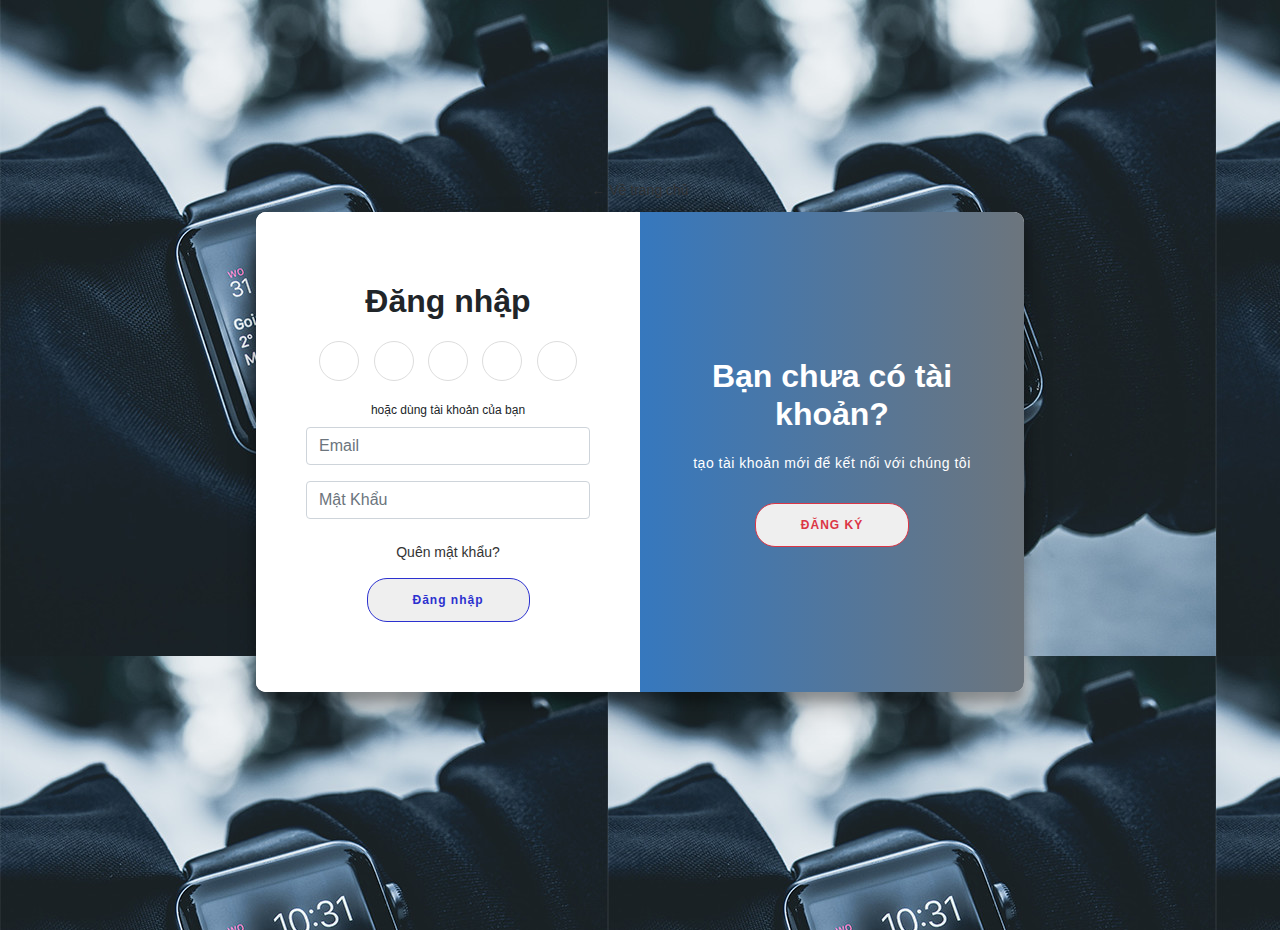
<file: account.html>
<!DOCTYPE html>
<html lang="en">
<head>
	<title>Tài khoản - Kết nối với chúng tôi</title>
	<link rel="icon" type="img/png" href="./images/favicon.png">
	<meta charset="utf-8">
	<meta name="viewport" content="width=device-width, initial-scale=1">
	<link rel="stylesheet" href="https://maxcdn.bootstrapcdn.com/bootstrap/4.5.2/css/bootstrap.min.css">

	<script src="https://ajax.googleapis.com/ajax/libs/jquery/3.5.1/jquery.min.js"></script>
	<script src="https://cdnjs.cloudflare.com/ajax/libs/popper.js/1.16.0/umd/popper.min.js"></script>
	<script src="https://maxcdn.bootstrapcdn.com/bootstrap/4.5.2/js/bootstrap.min.js"></script>
	<link rel="stylesheet" href="https://use.fontawesome.com/releases/v5.7.0/css/all.css"
	integrity="sha384-lZN37f5QGtY3VHgisS14W3ExzMWZxybE1SJSEsQp9S+oqd12jhcu+A56Ebc1zFSJ" crossorigin="anonymous">
	
	
	<link rel="stylesheet" href="./css/account.css">
</head>
<body style="background-image: url(./images/contact-img.jpg);">
	<!-- VỀ TRANG CHỦ -->

	<div class="backhome">
		<a href="./index.html">&#8592; Về trang chủ</a>
	</div>
	
	<!-- FORM -->
		
    <div class="container" id="container">
	
		<!-- PHẢI 2 -->
        <div class="form-container sign-up-container">
            <form action="./index.html" class="dangky">
                <h2>Đăng ký</h2>
                <div class="social-container">
					<a class="btn btn-outline-x" href="#!" role="button"><i class="fab fa-facebook-f"></i></a>
					<a class="btn btn-outline-info" href="#!" role="button"><i class="fab fa-twitter"></i></a>
					<a class="btn btn-outline-danger" href="#!" role="button"><i class="fab fa-google"></i></a>
					<a class="btn btn-outline-purple" href="#!" role="button"><i class="fab fa-instagram"></i></a>
					<a class="btn btn-outline-primary" href="#!" role="button"><i class="fab fa-linkedin-in"></i></a>
                </div>
                <span>hoặc dùng email của bạn để tạo tài khoản</span>
                <input class="form-control" type="text" placeholder="Họ Tên" id="uname" name="uname" required />
                <input type="email" placeholder="Email" class="form-control" id="uname" name="uname" required />
                <input type="password" placeholder="Mật Khẩu" class="form-control" id="pwd" name="pswd" required />
                <button class="btn-outline-danger">ĐĂNG KÝ</button>
            </form>
        </div>
		
		<!-- TRÁI 1 -->
        <div class="form-container sign-in-container">
            <form action="./index.html" class="dangnhap">
                <h2>Đăng nhập</h2>
                <div class="social-container">
                    <a class="btn btn-outline-x" href="#!" role="button"><i class="fab fa-facebook-f"></i></a>
					<a class="btn btn-outline-info" href="#!" role="button"><i class="fab fa-twitter"></i></a>
					<a class="btn btn-outline-danger" href="#!" role="button"><i class="fab fa-google"></i></a>
					<a class="btn btn-outline-purple" href="#!" role="button"><i class="fab fa-instagram"></i></a>
					<a class="btn btn-outline-primary" href="#!" role="button"><i class="fab fa-linkedin-in"></i></a>
                </div>
                <span>hoặc dùng tài khoản của bạn</span>
                <input type="email" placeholder="Email" class="form-control" id="uname" name="uname" required />
                <input type="password" placeholder="Mật Khẩu" class="form-control" id="pwd" name="pswd" required />
                <a href="#">Quên mật khẩu?</a>
                <button class="btn-outline-x">Đăng nhập</button>
            </form>
        </div>
		
        <div class="overlay-container">
            <div class="overlay">
			
				<!-- TRÁI 2 -->
                <div class="overlay-panel overlay-left">
                    <h2>Bạn đã có tài khoản?</h2>
                    <p>hãy đăng nhập bằng tài khoản của bạn</p>
                    <button class="btn-outline-x" id="signIn">ĐĂNG NHẬP</button>
                </div>
				
				<!-- PHẢI 1 -->
                <div class="overlay-panel overlay-right">
                    <h2>Bạn chưa có tài khoản?</h2>
                    <p>tạo tài khoản mới để kết nối với chúng tôi</p>
                    <button class="btn-outline-danger" id="signUp">ĐĂNG KÝ</button>
                </div>
            </div>
        </div>
    </div>
	
	<script>
        const signUpButton = document.getElementById('signUp');
        const signInButton = document.getElementById('signIn');
        const container = document.getElementById('container');

        signUpButton.addEventListener('click', () => {
            container.classList.add('right-panel-active');
        });

        signInButton.addEventListener('click', () => {
            container.classList.remove('right-panel-active');
        });
		
    </script>
	
</body>
</file>
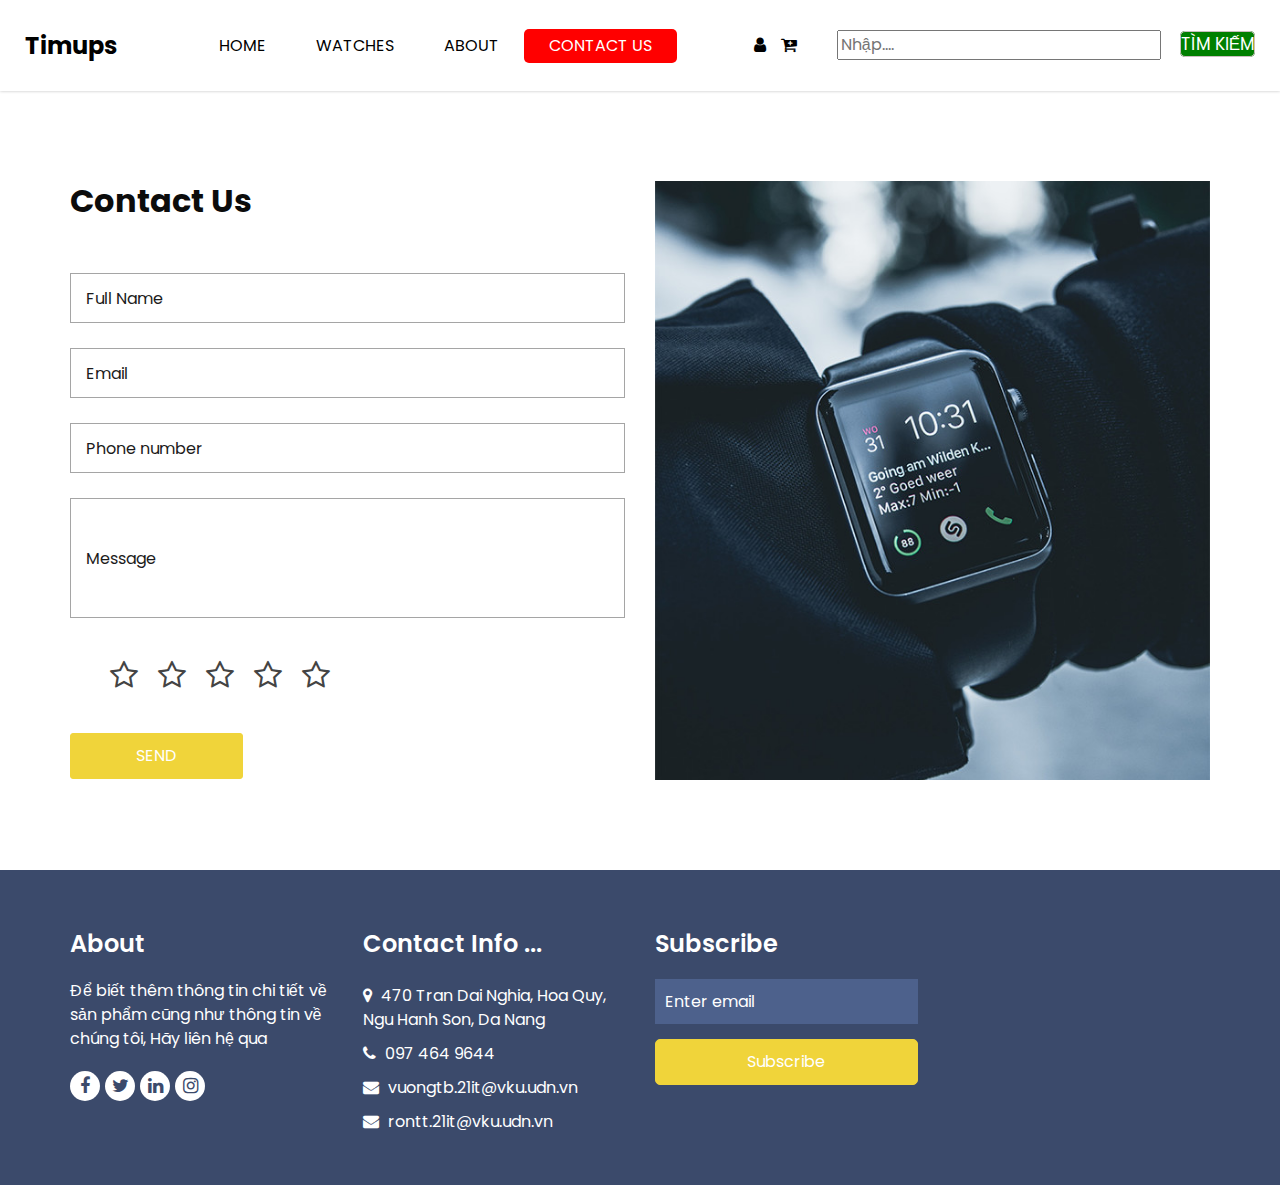
<file: contact.html>
<!DOCTYPE html>
<html lang="en">

<head>
  <!-- Basic -->
  <meta charset="utf-8" />
  <meta http-equiv="X-UA-Compatible" content="IE=edge" />
  <!-- Mobile Metas -->
  <meta name="viewport" content="width=device-width, initial-scale=1, shrink-to-fit=no" />
  <!-- Site Metas -->
  <meta name="keywords" content="" />
  <meta name="description" content="" />
  <meta name="author" content="" />
  <link rel="shortcut icon" href="images/favicon.png" type="image/x-icon">

  <title>Timups</title>


  <!-- bootstrap core css -->
  <link rel="stylesheet" type="text/css" href="css/bootstrap.css" />
  <!--owl slider stylesheet -->
  <link rel="stylesheet" type="text/css" href="https://cdnjs.cloudflare.com/ajax/libs/OwlCarousel2/2.3.4/assets/owl.carousel.min.css" />

  <!-- font awesome style -->
  <link href="css/font-awesome.min.css" rel="stylesheet" />

  <!-- Custom styles for this template -->
  <link href="css/style.css" rel="stylesheet" />
  <!-- responsive style -->
  <link href="css/responsive.css" rel="stylesheet" />

</head>

<body class="sub_page">

  <div class="hero_area">

    <!-- header section strats -->
    <header class="header_section">
      <div class="container-fluid">
        <nav class="navbar navbar-expand-lg custom_nav-container ">
          <a class="navbar-brand" href="index.html">
            <span>
              Timups
            </span>
          </a>

          <button class="navbar-toggler" type="button" data-toggle="collapse" data-target="#navbarSupportedContent" aria-controls="navbarSupportedContent" aria-expanded="false" aria-label="Toggle navigation">
            <span class=""> </span>
          </button>

          <div class="collapse navbar-collapse" id="navbarSupportedContent">
            <ul class="navbar-nav">
              <li class="nav-item">
                <a class="nav-link" href="index.html">Home </a>
              </li>
              <li class="nav-item">
                <a class="nav-link" href="watches.html"> Watches </a>
              </li>
              <li class="nav-item">
                <a class="nav-link" href="about.html"> About </a>
              </li>
              <li class="nav-item active">
                <a class="nav-link" href="contact.html">Contact Us <span class="sr-only">(current)</span> </a>
              </li>
            </ul>
            <div class="user_option-box">
              <a href="./account.html">
                <i class="fa fa-user" aria-hidden="true"></i>
              </a>
              <a href="">
                <i class="fa fa-cart-plus" aria-hidden="true"></i>
              </a>
              <ul id="subnav">
                <input type="text" name="search" placeholder="Nhập....">
                <a href="">
                  Tìm kiếm
                </a>
              </ul>
            </div>
          </div>
        </nav>
      </div>
    </header>
    <!-- end header section -->
  </div>

  <!-- contact section -->

  <section class="contact_section layout_padding">
    <div class="container">
      <div class="row">
        <div class="col-md-6">
          <div class="form_container">
            <div class="heading_container">
              <h2>
                Contact Us
              </h2>
            </div>
            <form action="">
              <div>
                <input type="text" placeholder="Full Name " />
              </div>
              <div>
                <input type="email" placeholder="Email" />
              </div>
              <div>
                <input type="text" placeholder="Phone number" />
              </div>
              <div>
                <input type="text" class="message-box" placeholder="Message" />
              </div>
              <div class="stars">
                <form action="">
                    <input class="star star-5" id="star-5" type="radio" name="star"/>
                    <label class="star star-5" for="star-5"></label>
                    <input class="star star-4" id="star-4" type="radio" name="star"/>
                    <label class="star star-4" for="star-4"></label>
                    <input class="star star-3" id="star-3" type="radio" name="star"/>
                    <label class="star star-3" for="star-3"></label>
                    <input class="star star-2" id="star-2" type="radio" name="star"/>
                    <label class="star star-2" for="star-2"></label>
                    <input class="star star-1" id="star-1" type="radio" name="star"/>
                    <label class="star star-1" for="star-1"></label>
                </form>
            </div>
              <div class="d-flex ">
                <button id="send">
                  SEND
                </button>
                <script src="./js/custom.js"></script>
              </div>
            </form>
          </div>
        </div>
        <div class="col-md-6">
          <div class="img-box">
            <img src="images/contact-img.jpg" alt="">
          </div>
        </div>
      </div>
    </div>
  </section>

  <!-- end contact section -->

  <!-- footer section -->
  <footer class="footer_section">
    <div class="container">
      <div class="row">
        <div class="col-md-6 col-lg-3 footer-col">
          <div class="footer_detail">
            <h4>
              About
            </h4>
            <p>
              Để biết thêm thông tin chi tiết về sản phẩm cũng như thông tin về chúng tôi, Hãy liên hệ qua 
            </p>
            <div class="footer_social">
              <a href="">
                <i class="fa fa-facebook" aria-hidden="true"></i>
              </a>
              <a href="">
                <i class="fa fa-twitter" aria-hidden="true"></i>
              </a>
              <a href="">
                <i class="fa fa-linkedin" aria-hidden="true"></i>
              </a>
              <a href="">
                <i class="fa fa-instagram" aria-hidden="true"></i>
              </a>
            </div>
          </div>
        </div>
        <div class="col-md-6 col-lg-3 footer-col">
          <div class="footer_contact">
            <h4>
              Contact Info ... 
            </h4>
            <div class="contact_link_box">
              <a href="">
                <i class="fa fa-map-marker" aria-hidden="true"></i>
                <span>
                  470 Tran Dai Nghia, Hoa Quy, Ngu Hanh Son, Da Nang
                </span>
              </a>
              <a href="">
                <i class="fa fa-phone" aria-hidden="true"></i>
                <span>
                  097 464 9644
                </span>
              </a>
              <a href="">
                <i class="fa fa-envelope" aria-hidden="true"></i>
                <span>
                  vuongtb.21it@vku.udn.vn
                </span>
              </a>
              <a href="">
                <i class="fa fa-envelope" aria-hidden="true"></i>
                <span>
                  rontt.21it@vku.udn.vn
                </span>
              </a>
            </div>
          </div>
        </div>
        <div class="col-md-6 col-lg-3 footer-col">
          <div class="footer_contact">
            <h4>
              Subscribe
            </h4>
            <form action="">
              <input type="text" placeholder="Enter email" />
              <button type="submit" id="submit">
                Subscribe
              </button>
            </form>
          </div>
        </div>
        <div class="col-md-6 col-lg-3 footer-col">
          <div class="map_container">
            <div id="googleMap">
              <iframe src="https://www.google.com/maps/embed?pb=!1m18!1m12!1m3!1d3835.5031686739485!2d108.24050221433573!3d15.98730144587612!2m3!1f0!2f0!3f0!3m2!1i1024!2i768!4f13.1!3m3!1m2!1s0x3142109c13343a6f%3A0x83277fe2ed0a4020!2zMzk5IMSQLiBNYWkgxJDEg25nIENoxqFuLCBIb8OgIFF1w70sIE5nxakgSMOgbmggU8ahbiwgxJDDoCBO4bq1bmcgNTUwMDAwLCBWaeG7h3QgTmFt!5e0!3m2!1svi!2s!4v1655175600701!5m2!1svi!2s" width="400" height="300" style="border:0;" allowfullscreen="" loading="lazy" referrerpolicy="no-referrer-when-downgrade"></iframe>
          </div>
          </div>
        </div>
      </div>
      
    </div>
  </footer>
  <!-- footer section -->

  <!-- jQery -->
  <script src="js/jquery-3.4.1.min.js"></script>
  <!-- popper js -->
  <script src="https://cdn.jsdelivr.net/npm/popper.js@1.16.0/dist/umd/popper.min.js" integrity="sha384-Q6E9RHvbIyZFJoft+2mJbHaEWldlvI9IOYy5n3zV9zzTtmI3UksdQRVvoxMfooAo" crossorigin="anonymous">
  </script>
  <!-- bootstrap js -->
  <script src="js/bootstrap.js"></script>
  <!-- owl slider -->
  <script src="https://cdnjs.cloudflare.com/ajax/libs/OwlCarousel2/2.3.4/owl.carousel.min.js">
  </script>
  <!-- custom js -->
  <script src="js/custom.js"></script>
  <script src="./js/buy.js"></script>

</body>

</html>
</file>
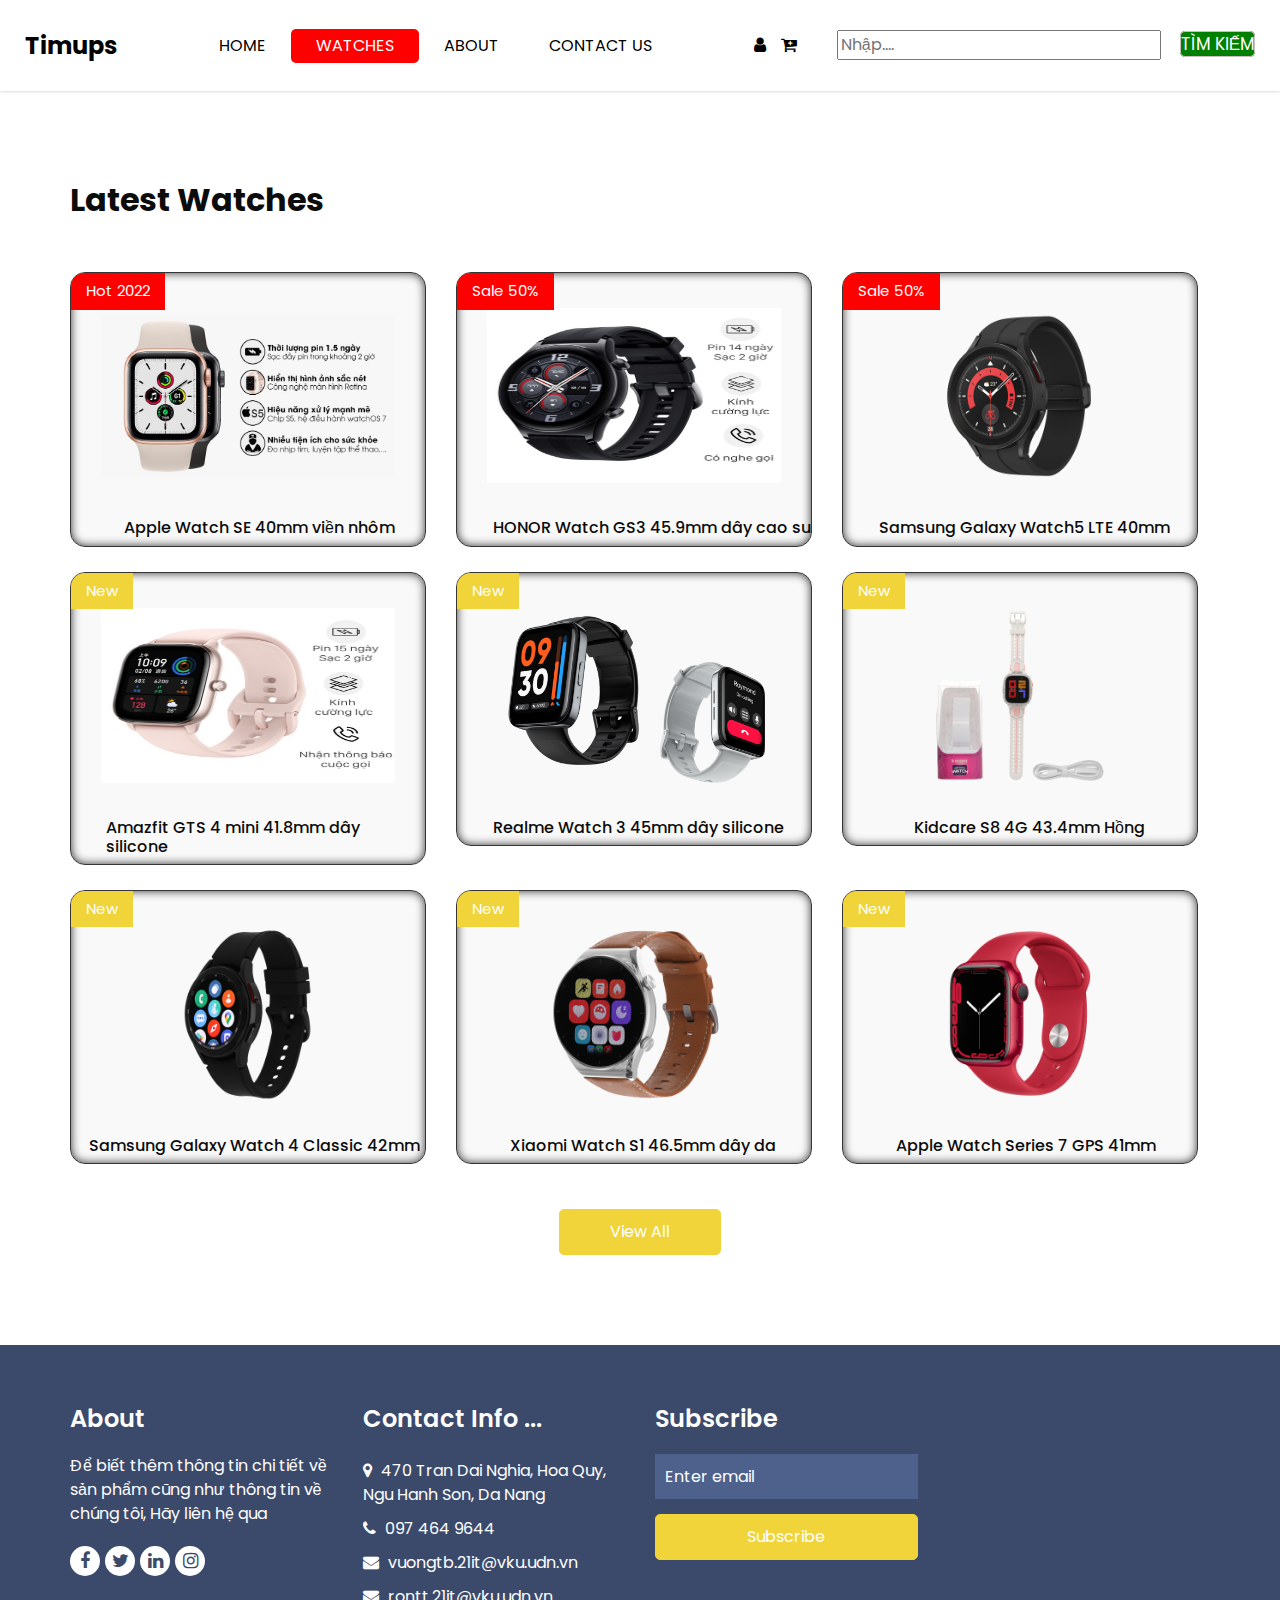
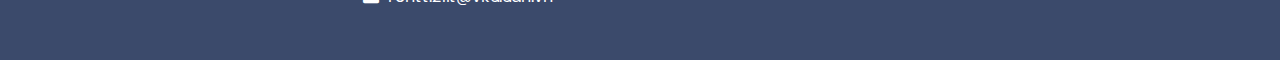
<file: watches.html>
<!DOCTYPE html>
<html lang="en">

<head>
  <!-- Basic -->
  <meta charset="utf-8" />
  <meta http-equiv="X-UA-Compatible" content="IE=edge" />
  <!-- Mobile Metas -->
  <meta name="viewport" content="width=device-width, initial-scale=1, shrink-to-fit=no" />
  <!-- Site Metas -->
  <meta name="keywords" content="" />
  <meta name="description" content="" />
  <meta name="author" content="" />
  <link rel="shortcut icon" href="images/favicon.png" type="image/x-icon">
  <link rel="stylesheet" href="https://use.fontawesome.com/releases/v5.15.4/css/all.css"/>
  <link rel="stylesheet" href="./css/style.css">

  <title>Timups</title>


  <!-- bootstrap core css -->
  <link rel="stylesheet" type="text/css" href="css/bootstrap.css" />
  <!--owl slider stylesheet -->
  <link rel="stylesheet" type="text/css" href="https://cdnjs.cloudflare.com/ajax/libs/OwlCarousel2/2.3.4/assets/owl.carousel.min.css" />

  <!-- font awesome style -->
  <link href="css/font-awesome.min.css" rel="stylesheet" />

  <!-- Custom styles for this template -->
  <link href="css/style.css" rel="stylesheet" />
  <!-- responsive style -->
  <link href="css/responsive.css" rel="stylesheet" />

</head>

<body class="sub_page">

  <div class="hero_area">

    <!-- header section strats -->
    <header class="header_section">
      <div class="container-fluid">
        <nav class="navbar navbar-expand-lg custom_nav-container ">
          <a class="navbar-brand" href="index.html">
            <span>
              Timups
            </span>
          </a>

          <button class="navbar-toggler" type="button" data-toggle="collapse" data-target="#navbarSupportedContent" aria-controls="navbarSupportedContent" aria-expanded="false" aria-label="Toggle navigation">
            <span class=""> </span>
          </button>

          <div class="collapse navbar-collapse" id="navbarSupportedContent">
            <ul class="navbar-nav">
              <li class="nav-item">
                <a class="nav-link" href="index.html">Home </a>
              </li>
              <li class="nav-item active">
                <a class="nav-link" href="watches.html"> Watches <span class="sr-only">(current)</span></a>
              </li>
              <li class="nav-item">
                <a class="nav-link" href="about.html"> About </a>
              </li>
              <li class="nav-item">
                <a class="nav-link" href="contact.html">Contact Us</a>
              </li>
            </ul>
            <div class="user_option-box">
              <a href="./account.html">
                <i class="fa fa-user" aria-hidden="true"></i>
              </a>
              <a href="">
                <i class="fa fa-cart-plus" aria-hidden="true"></i>
              </a>
                <ul id="subnav">
                  <input type="text" name="search" placeholder="Nhập....">
                  <a href="">
                    Tìm kiếm
                  </a>
                </ul>
            </div>
          </div>
        </nav>
      </div>
    </header>
    <!-- end header section -->
  </div>

  <!-- shop section -->

  <section class="shop_section layout_padding">
    <div class="container">
      <div class="heading_container heading_center">
        <h2>
          Latest Watches
        </h2>
      </div>

    

      <div class="row">


        <div class="col-sm-6" id="hot">
          <div class="box">
            <a href="">
              <div class="img-box">
                <img src="images/AW_SE.jpg" alt="">
              </div>
              <!-- Mua ngay -->
             <a class="buynow">
              <p style="color: white;text-align: center;">Giá thành : 
                <br><strike>8.990.000</strike><sup>Đ</sup>
                <i class="fas fa-arrow-right"></i>
              6.990.000 <sup>Đ</sup></p>
            </a>
              <div class="detail-box" style="padding-left: 15%;">
                <h6>
                  Apple Watch SE 40mm viền nhôm
                </h6> 
              </div>
              <div class="new" style="background-color: red;">
                <span>
                  Hot 2022
                </span>
              </div>
            </a>
          </div>
        </div>
        <div class="col-sm-6" id="hot">
          <div class="box">
            <a href="">
              <div class="img-box">
                <img src="images/HONORWatch_GS3.jpg" style="width: 100%;">
              </div>
              <!-- Mua ngay -->
             <a class="buynow">
              <p style="color: white;text-align: center;">Giá thành : 
                <br><strike>5.490.000</strike><sup>Đ</sup>
                <i class="fas fa-arrow-right"></i>
              4.290.000 <sup>Đ</sup></p>
            </a>
              <div class="detail-box" style="padding-left: 10%; object-fit: contain;">
                <h6>
                  HONOR Watch GS3 45.9mm dây cao su 
                </h6> 
              </div>
              <div class="new" style="background-color: red;">
                <span>
                  Sale 50%
                </span>
              </div>
            </a>
          </div>
        </div>
        <div class="col-sm-6" id="hot">
          <div class="box">
            <a href="">
              <div class="img-box">
                <img src="images/SGWatch_LTE.jpg" alt="">
              </div>
            <!-- Mua ngay -->
            <a class="buynow">
              <p style="color: white;text-align: center;">Giá thành : 
                <br><strike>6.490.000</strike><sup>Đ</sup>
                <i class="fas fa-arrow-right"></i>
              3.245.000 <sup>Đ</sup></p>
            </a>
              <div class="detail-box" style="padding-left: 10%;">
                <h6>
                  Samsung Galaxy Watch5 LTE 40mm
                </h6> 
              </div>
              <div class="new" style="background-color: red;">
                <span>
                  Sale 50%
                </span>
              </div>           
            </a>
          </div>
        </div>
        <div class="col-sm-6" id="small">
          <div class="box">
            <a href="">
              <div class="img-box">
                <img src="images/Amazfit_GTS4.jpg" style="width: 100%;">
              </div>
             <!-- Mua ngay -->
             <a class="buynow">
              <p style="color: white;text-align: center;">Giá thành : 2.590.000<sup>Đ</sup></p>
            </a>
              <div class="detail-box" style="padding-left: 10%;">
                <h6>
                  Amazfit GTS 4 mini 41.8mm dây silicone
                </h6> 
              </div>
              <div class="new">
                <span>
                  New
                </span>
              </div>
            </a>
          </div>
        </div>
        <div class="col-sm-6" id="big">
          <div class="box">
            <a href="">
              <div class="img-box">
                <img src="images/RealmeWatch_3.png">
              </div>
             <!-- Mua ngay -->
             <a class="buynow">
              <p style="color: white;text-align: center;">Giá thành : 1.990.000<sup>Đ</sup></p>
            </a>
              <div class="detail-box" style="padding-left: 10%;">
                <h6>
                  Realme Watch 3 45mm dây silicone
                </h6> 
              </div>
              <div class="new">
                <span>
                  New
                </span>
              </div>
            </a>
          </div>
        </div>
        <div class="col-sm-6" id="big">
          <div class="box">
            <a href="">
              <div class="img-box">
                <img src="images/Kidcare_S8.jpg" alt="">
              </div>
              <!-- Mua ngay -->
              <a class="buynow">
                <p style="color: white;text-align: center;">Giá thành : 2.390.000<sup>Đ</sup></p>
              </a>
                <div class="detail-box" style="padding-left: 20%;">
                  <h6>
                    Kidcare S8 4G 43.4mm Hồng
                  </h6> 
                </div>
              <div class="new">
                <span>
                  New
                </span>
              </div>
            </a>
          </div>
        </div>
        <div class="col-sm-6" id="big">
          <div class="box">
            <a href="">
              <div class="img-box">
                <img src="images/SGWatch_4.jpg" alt="">
              </div>
               <!-- Mua ngay -->
             <a class="buynow">
              <p style="color: white;text-align: center;">Giá thành : 8.490.000<sup>Đ</sup></p>
            </a>
              <div class="detail-box" style="padding-left: 5%;">
                <h6>
                  Samsung Galaxy Watch 4 Classic 42mm
                </h6> 
              </div>
              <div class="new">
                <span>
                  New
                </span>
              </div>
            </a>
          </div>
        </div>
        <div class="col-sm-6" id="big">
          <div class="box">
            <a href="">
              <div class="img-box">
                <img src="images/XiaomiWatch_S1.jpg" alt="">
              </div>
              <!-- Mua ngay -->
              <a class="buynow">
                <p style="color: white;text-align: center;">Giá thành : 5.490.000<sup>Đ</sup></p>
              </a>
                <div class="detail-box" style="padding-left: 15%;">
                  <h6>
                    Xiaomi Watch S1 46.5mm dây da
                  </h6> 
                </div>
              <div class="new">
                <span>
                  New
                </span>
              </div>
            </a>
          </div>
        </div>
        <div class="col-sm-6" id="hot">
          <div class="box">
            <a href="">
              <div class="img-box">
                <img src="images/AW_Series7.jpg" alt="">
              </div>
              <!-- Mua ngay -->
              <a class="buynow">
                <p style="color: white;text-align: center;">Giá thành : 11.990.000<sup>Đ</sup></p>
              </a>
                <div class="detail-box" style="padding-left: 15%;">
                  <h6>
                    Apple Watch Series 7 GPS 41mm
                  </h6> 
                </div>
              <div class="new">
                <span>
                  New
                </span>
              </div>
            </a>
          </div>
        </div>
      </div>
      <div class="btn-box">
        <a href="">
          View All
        </a>
      </div>
    </div>
  </section>

  <!-- end shop section -->

  <!-- footer section -->
  <footer class="footer_section">
    <div class="container">
      <div class="row">
        <div class="col-md-6 col-lg-3 footer-col">
          <div class="footer_detail">
            <h4>
              About
            </h4>
            <p>
              Để biết thêm thông tin chi tiết về sản phẩm cũng như thông tin về chúng tôi, Hãy liên hệ qua 
            </p>
            <div class="footer_social">
              <a href="">
                <i class="fa fa-facebook" aria-hidden="true"></i>
              </a>
              <a href="">
                <i class="fa fa-twitter" aria-hidden="true"></i>
              </a>
              <a href="">
                <i class="fa fa-linkedin" aria-hidden="true"></i>
              </a>
              <a href="">
                <i class="fa fa-instagram" aria-hidden="true"></i>
              </a>
            </div>
          </div>
        </div>
        <div class="col-md-6 col-lg-3 footer-col">
          <div class="footer_contact">
            <h4>
              Contact Info ... 
            </h4>
            <div class="contact_link_box">
              <a href="">
                <i class="fa fa-map-marker" aria-hidden="true"></i>
                <span>
                  470 Tran Dai Nghia, Hoa Quy, Ngu Hanh Son, Da Nang
                </span>
              </a>
              <a href="">
                <i class="fa fa-phone" aria-hidden="true"></i>
                <span>
                  097 464 9644
                </span>
              </a>
              <a href="">
                <i class="fa fa-envelope" aria-hidden="true"></i>
                <span>
                  vuongtb.21it@vku.udn.vn
                </span>
              </a>
              <a href="">
                <i class="fa fa-envelope" aria-hidden="true"></i>
                <span>
                  rontt.21it@vku.udn.vn
                </span>
              </a>
            </div>
          </div>
        </div>
        <div class="col-md-6 col-lg-3 footer-col">
          <div class="footer_contact">
            <h4>
              Subscribe
            </h4>
            <form action="">
              <input type="text" placeholder="Enter email" />
              <button type="submit" id="submit">
                Subscribe
              </button>
            </form>
          </div>
        </div>
        <div class="col-md-6 col-lg-3 footer-col">
          <div class="map_container">
            <div id="googleMap" style="border-radius: 4px;">
              <iframe src="https://www.google.com/maps/embed?pb=!1m18!1m12!1m3!1d3835.5031686739485!2d108.24050221433573!3d15.98730144587612!2m3!1f0!2f0!3f0!3m2!1i1024!2i768!4f13.1!3m3!1m2!1s0x3142109c13343a6f%3A0x83277fe2ed0a4020!2zMzk5IMSQLiBNYWkgxJDEg25nIENoxqFuLCBIb8OgIFF1w70sIE5nxakgSMOgbmggU8ahbiwgxJDDoCBO4bq1bmcgNTUwMDAwLCBWaeG7h3QgTmFt!5e0!3m2!1svi!2s!4v1655175600701!5m2!1svi!2s" width="400" height="300" style="border:0;" allowfullscreen="" loading="lazy" referrerpolicy="no-referrer-when-downgrade"></iframe>
          </div>
          </div>
        </div>
      </div>
     
    </div>
  </footer>
  <!-- footer section -->

  <!-- jQery -->
  <script src="js/jquery-3.4.1.min.js"></script>
  <!-- popper js -->
  <script src="https://cdn.jsdelivr.net/npm/popper.js@1.16.0/dist/umd/popper.min.js" integrity="sha384-Q6E9RHvbIyZFJoft+2mJbHaEWldlvI9IOYy5n3zV9zzTtmI3UksdQRVvoxMfooAo" crossorigin="anonymous">
  </script>
  <!-- bootstrap js -->
  <script src="js/bootstrap.js"></script>
  <!-- owl slider -->
  <script src="https://cdnjs.cloudflare.com/ajax/libs/OwlCarousel2/2.3.4/owl.carousel.min.js">
  </script>
  <!-- custom js -->
  <script src="js/custom.js"></script>
  <script src="./js/buy.js"></script>


</body>

</html>
</file>
<file: css/style.css>
@import url("https://fonts.googleapis.com/css2?family=Poppins:wght@400;600;700&display=swap");
body {
  font-family: "Poppins", sans-serif;
  color: #0c0c0c;
  background-color: #ffffff;
  overflow-x: hidden;
}

.layout_padding {
  padding: 90px 0;
}

.layout_margin {
  margin: 90px 0;
}

.layout_padding2 {
  padding: 75px 0;
}

.layout_padding2-top {
  padding-top: 75px;
}

.layout_padding2-bottom {
  padding-bottom: 75px;
}

.layout_padding-top {
  padding-top: 90px;
}

.layout_padding-bottom {
  padding-bottom: 90px;
}

.heading_container {
  display: -webkit-box;
  display: -ms-flexbox;
  display: flex;
  -webkit-box-orient: vertical;
  -webkit-box-direction: normal;
      -ms-flex-direction: column;
          flex-direction: column;
  -webkit-box-align: start;
      -ms-flex-align: start;
          align-items: flex-start;
}

.heading_container h2 {
  position: relative;
  font-weight: bold;
}

.heading_container h2 span {
  color: #f0d43a;
}

/* .heading_container.heading_center {
  -webkit-box-align: center;
      -ms-flex-align: center;
          align-items: center;
  text-align: center;
} */

a,
a:hover,
a:focus {
  text-decoration: none;
}

a:hover,
a:focus {
  color: initial;
}

/* .btn,
.btn:focus {
  outline: none !important;
  -webkit-box-shadow: none;
          box-shadow: none;
} */

/*header section*/
.hero_area {
  position: relative;
  min-height: 100vh;
  display: -webkit-box;
  display: -ms-flexbox;
  display: flex;
  -webkit-box-orient: vertical;
  -webkit-box-direction: normal;
      -ms-flex-direction: column;
          flex-direction: column;
  padding-left: 45px;
}

.hero_area .hero_social {
  position: absolute;
  top: 45%;
  left: 0;
  display: -webkit-box;
  display: -ms-flexbox;
  display: flex;
  -webkit-box-orient: vertical;
  -webkit-box-direction: normal;
      -ms-flex-direction: column;
          flex-direction: column;
  -webkit-box-align: center;
      -ms-flex-align: center;
          align-items: center;
  width: 45px;
  -webkit-transform: translateY(-50%);
          transform: translateY(-50%);
}

.hero_area .hero_social a {
  color: #999;
  margin: 5px 0;
}

.hero_area .container-fluid {
  padding-left: 25px;
  padding-right: 25px;
}

.sub_page .hero_area {
  min-height: auto;
  border-radius: 0 0 45px 0;
  padding-left: 0;
}

.sub_page .header_section {
  -webkit-box-shadow: 0 0 3px 0 rgba(0, 0, 0, 0.25);
          box-shadow: 0 0 3px 0 rgba(0, 0, 0, 0.25);
}

.header_section {
  padding: 15px 0;
}

.header_section .container-fluid {
  padding-right: 25px;
  padding-left: 25px;
}

.navbar-brand span {
  font-weight: bold;
  color: #000000;
  font-size: 24px;
}

.custom_nav-container {
  padding: 0;
}

.custom_nav-container .navbar-nav {
  margin: auto;
}

.custom_nav-container .navbar-nav .nav-item .nav-link {
  padding: 5px 25px;
  color: #000000;
  text-align: center;
  text-transform: uppercase;
  border-radius: 5px;
  -webkit-transition: all 0.3s;
  transition: all 0.3s;
}

.custom_nav-container .navbar-nav .nav-item:hover .nav-link, .custom_nav-container .navbar-nav .nav-item.active .nav-link {
    color: white;
    background-color: red;
    transition: 0.7s ease-in-out;
}

.custom_nav-container .navbar-toggler {
  outline: none;
}

.custom_nav-container .navbar-toggler {
  padding: 0;
  width: 37px;
  height: 42px;
  -webkit-transition: all 0.3s;
  transition: all 0.3s;
}

.custom_nav-container .navbar-toggler span {
  display: block;
  width: 35px;
  height: 4px;
  background-color: #000000;
  margin: 7px 0;
  -webkit-transition: all 0.3s;
  transition: all 0.3s;
  position: relative;
  border-radius: 5px;
  transition: all 0.3s;
}

.custom_nav-container .navbar-toggler span::before, .custom_nav-container .navbar-toggler span::after {
  content: "";
  position: absolute;
  left: 0;
  height: 100%;
  width: 100%;
  background-color: #000000;
  top: -10px;
  border-radius: 5px;
  -webkit-transition: all 0.3s;
  transition: all 0.3s;
}

.custom_nav-container .navbar-toggler span::after {
  top: 10px;
}

.custom_nav-container .navbar-toggler[aria-expanded="true"] {
  -webkit-transform: rotate(360deg);
          transform: rotate(360deg);
}

.custom_nav-container .navbar-toggler[aria-expanded="true"] span {
  -webkit-transform: rotate(45deg);
          transform: rotate(45deg);
}

.custom_nav-container .navbar-toggler[aria-expanded="true"] span::before, .custom_nav-container .navbar-toggler[aria-expanded="true"] span::after {
  -webkit-transform: rotate(90deg);
          transform: rotate(90deg);
  top: 0;
}

.custom_nav-container .navbar-toggler[aria-expanded="true"] .s-1 {
  -webkit-transform: rotate(45deg);
          transform: rotate(45deg);
  margin: 0;
  margin-bottom: -4px;
}

.custom_nav-container .navbar-toggler[aria-expanded="true"] .s-2 {
  display: none;
}

.custom_nav-container .navbar-toggler[aria-expanded="true"] .s-3 {
  -webkit-transform: rotate(-45deg);
          transform: rotate(-45deg);
  margin: 0;
  margin-top: -4px;
}

.custom_nav-container .navbar-toggler[aria-expanded="false"] .s-1,
.custom_nav-container .navbar-toggler[aria-expanded="false"] .s-2,
.custom_nav-container .navbar-toggler[aria-expanded="false"] .s-3 {
  -webkit-transform: none;
          transform: none;
}

.user_option-box {
  display: -webkit-box;
  display: -ms-flexbox;
  display: flex;
  -webkit-box-align: center;
      -ms-flex-align: center;
          align-items: center;
}

.user_option-box a {
  color: #000000;
  text-transform: uppercase;
  margin-left: 15px;
  font-size: 17px;
}

.user_option-box a:hover {
  color: #3b4a6b;
}

/*end header section*/
/* slider section */
.slider_section {
  -webkit-box-flex: 1;
      -ms-flex: 1;
          flex: 1;
  display: -webkit-box;
  display: -ms-flexbox;
  display: flex;
  -webkit-box-align: center;
      -ms-flex-align: center;
          align-items: center;
  padding: 45px 0;
  background-color: #f0d43a;
  border-radius: 0 0 0 250px;
  background: #3b4a6b;
}

.slider_section .row {
  -webkit-box-align: center;
      -ms-flex-align: center;
          align-items: center;
}

.slider_section #customCarousel1 {
  width: 100%;
  position: unset;
  /* border: 1px solid black; */
}

.slider_section .detail-box {
  color: #ffffff;
  /* text-align: center; */
}

/* .slider_section .detail-box h1 {
  font-weight: bold;
  margin-bottom: 20px;
} */

.slider_section .detail-box .btn-box {
  display: -webkit-box;
  display: -ms-flexbox;
  display: flex;
  margin: 0 -5px;
  margin-top: 15px;
}

.slider_section .detail-box .btn-box a {
  margin: 5px;
  text-align: center;
  width: 185px;
}

.slider_section .detail-box .btn-box .btn1 {
  display: inline-block;
  padding: 12px 15px;
  background-color: #e6c511;
  color: #ffffff;
  border-radius: 5px;
  -webkit-transition: all 0.3s;
  transition: all 0.3s;
  border: 1px solid #e6c511;
}

.slider_section .detail-box .btn-box .btn1:hover {
  color: #ffffff;
  -webkit-transform: translateY(-3px);
          transform: translateY(-3px);
}

.slider_section .img-box img {
  width: 100%;
}

.slider_section .carousel-indicators {
  position: unset;
  margin: 0;
  -webkit-box-pack: center;
      -ms-flex-pack: center;
          justify-content: center;
  -webkit-box-align: center;
      -ms-flex-align: center;
          align-items: center;
  margin-top: 45px;
}

.slider_section .carousel-indicators .active {
  border: 1px solid black;
}

.slider_section .carousel-indicators li {
  background-color: #ffffff;
  width: 15px;
  height: 15px;
  border-radius: 100%;
  opacity: 1;
}

.slider_section .carousel-indicators li.active {
  width: 23px;
  height: 23px;
  background-color: #f0d43a;
}

.shop_section .heading_container {
  margin-bottom: 20px;
}

.shop_section .box {
  background-color: #faf9fa;
  position: relative;
  /* padding: 10px 15px; */
  margin-top: 25px;
  border-radius: 15px;
  overflow: hidden;
}

.shop_section .box a {
  color: #000000;
}

.shop_section .box .img-box {
  display: -webkit-box;
  display: -ms-flexbox;
  display: flex;
  -webkit-box-pack: center;
      -ms-flex-pack: center;
          justify-content: center;
  -webkit-box-align: center;
      -ms-flex-align: center;
          align-items: center;
  padding: 15px 30px;
  height: 245px;
}

.shop_section .box .img-box img {
  max-width: 100%;
  max-height: 175px;
}

.shop_section .box .detail-box {
  display: -webkit-box;
  display: -ms-flexbox;
  display: flex;
  -webkit-box-pack: justify;
      -ms-flex-pack: justify;
          justify-content: space-between;
}

/* .shop_section .box .detail-box h6 span {
  color: #3b4a6b;
  font-weight: 600;
} */

.shop_section .box .new {
  padding: 7px 15px;
  position: absolute;
  top: 0;
  left: 0;
  background-color: #f0d43a;
  color: #ffffff;
  display: -webkit-box;
  display: -ms-flexbox;
  display: flex;
  -webkit-box-pack: center;
      -ms-flex-pack: center;
          justify-content: center;
  -webkit-box-align: center;
      -ms-flex-align: center;
          align-items: center;
  font-size: 15px;
}

.shop_section .btn-box {
  display: -webkit-box;
  display: -ms-flexbox;
  display: flex;
  -webkit-box-pack: center;
      -ms-flex-pack: center;
          justify-content: center;
  margin-top: 45px;
}

.shop_section .btn-box a {
  display: inline-block;
  padding: 10px 50px;
  background-color: #f0d43a;
  color: #ffffff;
  border-radius: 5px;
  -webkit-transition: all 0.3s;
  transition: all 0.3s;
  border: 1px solid #f0d43a;
}

.shop_section .btn-box a:hover {
  color: #ffffff;
  -webkit-transform: translateY(-3px);
          transform: translateY(-3px);
}

.about_section {
  background-color: #3b4a6b;
  color: #ffffff;
}

.about_section .row {
  -webkit-box-align: center;
      -ms-flex-align: center;
          align-items: center;
}

.about_section .img-box {
  position: relative;
  display: -webkit-box;
  display: -ms-flexbox;
  display: flex;
  -webkit-box-pack: center;
      -ms-flex-pack: center;
          justify-content: center;
}

.about_section .img-box img {
  width: 100%;
  max-width: 375px;
}

.about_section .detail-box p {
  margin-top: 15px;
}

.about_section .detail-box a {
  display: inline-block;
  padding: 10px 45px;
  background-color: #f0d43a;
  color: #ffffff;
  border-radius: 5px;
  -webkit-transition: all 0.3s;
  transition: all 0.3s;
  border: 1px solid #f0d43a;
  margin-top: 15px;
}

.about_section .detail-box a:hover {
  color: #ffffff;
  -webkit-transform: translateY(-3px);
          transform: translateY(-3px);
}

.feature_section {
  text-align: center;
}

.feature_section .heading_container {
  -webkit-box-align: center;
      -ms-flex-align: center;
          align-items: center;
}

.feature_section .box {
  margin-top: 45px;
  padding: 15px;
  border-radius: 10px;
  -webkit-box-shadow: 5px 5px 5px 0 rgba(0, 0, 0, 0.25), -2px -2px 3px 0 rgba(0, 0, 0, 0.05);
          box-shadow: 5px 5px 5px 0 rgba(0, 0, 0, 0.25), -2px -2px 3px 0 rgba(0, 0, 0, 0.05);
  position: relative;
  overflow: hidden;
  -webkit-transition: all 0.2s;
  transition: all 0.2s;
}

.feature_section .box .img-box {
  display: -webkit-box;
  display: -ms-flexbox;
  display: flex;
  -webkit-box-pack: center;
      -ms-flex-pack: center;
          justify-content: center;
  -webkit-box-align: center;
      -ms-flex-align: center;
          align-items: center;
  border-radius: 15px;
  -webkit-transition: all 0.2s;
  transition: all 0.2s;
  margin: 15px 0;
}

.feature_section .box .img-box img {
  width: 75px;
  -webkit-transition: all 0.2s;
  transition: all 0.2s;
}

.feature_section .box .detail-box {
  margin-top: 15px;
}

.feature_section .box .detail-box h5 {
  font-weight: bold;
  position: relative;
}

.feature_section .box .detail-box a {
  color: inherit;
}

.feature_section .box:hover {
  background-color: #3b4a6b;
  color: #ffffff;
}

.feature_section .box:hover img {
  -webkit-filter: invert(1);
          filter: invert(1);
}

.feature_section .btn-box {
  display: -webkit-box;
  display: -ms-flexbox;
  display: flex;
  -webkit-box-pack: center;
      -ms-flex-pack: center;
          justify-content: center;
  margin-top: 45px;
}

.feature_section .btn-box a {
  display: inline-block;
  padding: 10px 45px;
  background-color: #f0d43a;
  color: #ffffff;
  border-radius: 5px;
  -webkit-transition: all 0.3s;
  transition: all 0.3s;
  border: 1px solid #f0d43a;
}

.feature_section .btn-box a:hover {
  color: #ffffff;
  -webkit-transform: translateY(-3px);
          transform: translateY(-3px);
}

.contact_section {
  position: relative;
}

.contact_section .row {
  -webkit-box-align: center;
      -ms-flex-align: center;
          align-items: center;
}

.contact_section form {
  margin-top: 45px;
}

.contact_section input {
  width: 100%;
  border: none;
  height: 50px;
  margin-bottom: 25px;
  padding-left: 15px;
  background-color: transparent;
  outline: none;
  color: #000000;
  border: 1px solid #a5a5a5;
}

.contact_section input::-webkit-input-placeholder {
  color: #1c1b1b;
}

.contact_section input:-ms-input-placeholder {
  color: #1c1b1b;
}

.contact_section input::-ms-input-placeholder {
  color: #1c1b1b;
}

.contact_section input::placeholder {
  color: #1c1b1b;
}

.contact_section input.message-box {
  height: 120px;
}

.contact_section button {
  font-family: "Poppins", sans-serif;
  display: inline-block;
  padding: 10px 65px;
  background-color: #f0d43a;
  color: #ffffff;
  border-radius: 3px;
  -webkit-transition: all 0.3s;
  transition: all 0.3s;
  border: 1px solid #f0d43a;
  color: #fff;
  margin-top: 10px;
}

.contact_section button:hover {
  color: #ffffff;
  -webkit-transform: translateY(-3px);
          transform: translateY(-3px);
}

.contact_section .img-box img {
  width: 100%;
}

.client_section .box {
  display: -webkit-box;
  display: -ms-flexbox;
  display: flex;
  -webkit-box-orient: vertical;
  -webkit-box-direction: normal;
      -ms-flex-direction: column;
          flex-direction: column;
  -webkit-box-align: center;
      -ms-flex-align: center;
          align-items: center;
  margin: 45px 0;
  text-align: center;
  background-color: #3b4a6b;
  color: #ffffff;
  border-radius: 15px;
  padding: 25px;
}

.client_section .box .img-box {
  width: 125px;
  height: 125px;
  min-width: 125px;
  position: relative;
  border: 2px dashed #f0d43a;
  border-radius: 100%;
  padding: 5px;
  margin-bottom: 15px;
}

.client_section .box .img-box img {
  width: 100%;
  border-radius: 100%;
}

.client_section .box .client_info .client_name h5 {
  font-weight: bold;
  margin-bottom: 0;
  text-transform: uppercase;
}

.client_section .box .client_info .client_name h6 {
  color: #f0d43a;
  font-weight: normal;
  font-size: 15px;
  text-transform: uppercase;
}

.client_section .box .client_info i {
  font-size: 24px;
}

.client_section .box p {
  margin-top: 15px;
}

.client_section .owl-carousel .owl-nav {
  display: -webkit-box;
  display: -ms-flexbox;
  display: flex;
  -webkit-box-pack: center;
      -ms-flex-pack: center;
          justify-content: center;
  margin-top: 45px;
  padding: 0 15px;
}

.client_section .owl-carousel .owl-nav .owl-prev,
.client_section .owl-carousel .owl-nav .owl-next {
  width: 45px;
  height: 45px;
  background-color: #f0d43a;
  color: #ffffff;
  outline: none;
  bottom: 0px;
  font-size: 24px;
  margin: 0 5px;
}

.footer_section {
  background-color: #3b4a6b;
  color: #ffffff;
  padding-top: 60px;
}

.footer_section h4 {
  font-weight: 600;
  margin-bottom: 20px;
}

.footer_section .footer-col {
  margin-bottom: 30px;
}

.footer_section .footer_contact .contact_link_box {
  display: -webkit-box;
  display: -ms-flexbox;
  display: flex;
  -webkit-box-orient: vertical;
  -webkit-box-direction: normal;
      -ms-flex-direction: column;
          flex-direction: column;
}

.footer_section .footer_contact .contact_link_box a {
  margin: 5px 0;
  color: #ffffff;
}

.footer_section .footer_contact .contact_link_box a i {
  margin-right: 5px;
}

.footer_section .footer_contact .contact_link_box a:hover {
  color: #f0d43a;
}

.footer_section .footer_social {
  display: -webkit-box;
  display: -ms-flexbox;
  display: flex;
  margin-top: 20px;
  margin-bottom: 10px;
}

.footer_section .footer_social a {
  display: -webkit-box;
  display: -ms-flexbox;
  display: flex;
  -webkit-box-pack: center;
      -ms-flex-pack: center;
          justify-content: center;
  -webkit-box-align: center;
      -ms-flex-align: center;
          align-items: center;
  color: #3b4a6b;
  width: 30px;
  height: 30px;
  border-radius: 100%;
  background-color: #ffffff;
  border-radius: 100%;
  margin-right: 5px;
  font-size: 18px;
}

.footer_section .footer_social a:hover {
  color: #f0d43a;
}

.footer_section form input {
  border: none;
  padding: 10px;
  background-color: #4d618c;
  width: 100%;
  height: 45px;
  color: #ffffff;
  outline: none;
}

.footer_section form input::-webkit-input-placeholder {
  color: #ffffff;
}

.footer_section form input:-ms-input-placeholder {
  color: #ffffff;
}

.footer_section form input::-ms-input-placeholder {
  color: #ffffff;
}

.footer_section form input::placeholder {
  color: #ffffff;
}

.footer_section form button {
  width: 100%;
  text-align: center;
  display: inline-block;
  padding: 10px 55px;
  background-color: #f0d43a;
  color: #ffffff;
  border-radius: 5px;
  -webkit-transition: all 0.3s;
  transition: all 0.3s;
  border: 1px solid #f0d43a;
  margin-top: 15px;
}

.footer_section form button:hover {
  color: #ffffff;
  -webkit-transform: translateY(-3px);
          transform: translateY(-3px);
}

.footer_section .map_container {
  width: 100%;
  height: 225px;
  overflow: hidden;
  display: -webkit-box;
  display: -ms-flexbox;
  display: flex;
  -webkit-box-align: stretch;
      -ms-flex-align: stretch;
          align-items: stretch;
}

.footer_section .map_container .map {
  height: 100%;
  -webkit-box-flex: 1;
      -ms-flex: 1;
          flex: 1;
}

.footer_section .map_container .map #googleMap {
  height: 100%;
}

.footer_section .footer-info {
  text-align: center;
}

.footer_section .footer-info p {
  padding: 25px 0;
  margin: 0;
}

.footer_section .footer-info p a {
  color: inherit;
}
/*# sourceMappingURL=style.css.map */

/* notification */
#sale {
  /* padding-top: 40px; */
  position: relative;
    bottom: 38px;
} 


#sale1 {
  text-align: center;
}


#sale1 img {
  width: 248px;
  height: 181px;
}

#notification {
  background-color: #642309;
}

/* hiển thị dòng chữ chạy*/
@keyframes my { 
  0% { color: #2fda54; } 
  50% { color: rgb(141, 69, 69); } 
  100% { color: #dace2d; }
   }

#notification marquee span {
  -webkit-animation: my 700ms infinite; 
    -moz-animation: my 700ms infinite; 
    -o-animation: my 700ms infinite; 
    animation: my 700ms infinite;
    font-family: 'Gill Sans', 'Gill Sans MT', Calibri, 'Trebuchet MS', sans-serif;
}

/* ul.navbar-nav li.nav-item.active :hover a.nav-link {
  background-color: #2fda54;
} */


.col-sm-6 .box .buynow {
  cursor: pointer;
  display: flex;
  
  text-decoration: none;
  background-color: #d01d18;

  padding: 20px 30px;
 
  position: absolute;
  width: 100%;
  display: block;
  bottom: -200px;
  transition: 0.4s ease-in-out;
}
.col-sm-6:hover a.buynow {
  bottom: 0px;
  /* transform:matrix3d(3); */
}


.row .col-sm-6 {
  flex-basis: 33%;
}

.hero_area .hero_social a:hover {
  color: #000000;
  transition: 0.3s ease-in-out;
}


#heading_center h2 {
  /* font-family: cursive; */
    /* font-size: 50px; */
    text-transform: uppercase;
    background: url('../images/colorimg.jpg');
    background-clip: text ;
    -webkit-background-clip: text;
   color: transparent;
   background-position: 10px;
   animation: ani 5s infinite linear;
   background-repeat: repeat-x;
}
@keyframes ani {
    0% {
        background-position: left 0px top 90px;
    }
    50% {
      background-position: left 400px top -210px; 
    }
    100% {
      background-position: left 400px top 80px; 
    }
}

.box {
  border: 1px solid rgb(54, 53, 53);
  -moz-box-shadow: inset 0 0 10px #444343;
    -webkit-box-shadow: inset 0 0 10px #353434;
    box-shadow: inset 0 0 10px #313030;


    
}

.stars1 {
  display: flex;
  /* text-align: center; */
  justify-content: center;
}


div.stars {
  width: 270px;
  display: inline-block;
  }
  
  input.star { display: none; }
  
  label.star {
  float: right;
  padding: 10px;
  font-size: 30px;
  color: #444;
  transition: all .2s;
  }
  
  input.star:checked ~ label.star:before {
  content: '\f005';
  color: #FD4;
  transition: all .25s;
  }
  
  input.star-5:checked ~ label.star:before {
  color: #FE7;
  text-shadow: 0 0 20px #952;
  }
  
  input.star-1:checked ~ label.star:before { color: #F62; }
  
  label.star:hover { transform: rotate(-15deg) scale(1.3); }
  
  label.star:before {
  content: '\f006';
  font-family: FontAwesome;
  }

/* .detail-box {
  text-align: center;
} */

/* ------------Year-------- */
#year {
  display: flex;
  padding: 100px 100px;
  justify-content: space-between;
}

#year .fs-year #number1,
#year .fs-year #number2,
#year .fs-year #number3,
#year .fs-year #number4 {
  font-size: 35px;
  color: #d01d18;
  /* margin-bottom: 0px; */
  line-height: 80px;
  text-align: center;
}

#year .fs-year p {
  font-size: 20px;
  color: #3a3a3a;
}


#subnav {
  padding-top: 15px;
}

#subnav a {
  border: 1px solid rgb(202, 190, 190);
  background-color: green;
  color: white;
  border-radius: 5px;
  /* margin-left: 10px; */
  /* font-size: 14px; */
}

#subnav:hover a {
  background-color: rgb(231, 231, 48);
  transition: 0.5s ease-in-out;
  color: #000000;
}
</file>
<file: css/responsive.css>
@media (max-width: 1300px) {
  .footer_container {
    border-radius: 250px 0 0 0;
  }
}

@media (max-width: 1120px) {}

@media (max-width: 992px) {
  .hero_area {
    height: auto;
  }

  .user_option-box{
    justify-content: center;
  }
  .user_option-box a {
    margin: 0 7px;
}
  .custom_nav-container .navbar-nav {
    margin: 0;
    margin-left: auto;
    align-items: center;
  }

  .custom_nav-container .navbar-nav {
    padding-top: 15px;
  }


  .custom_nav-container .navbar-nav .nav-item .nav-link {
    padding: 5px 25px;
    margin: 5px 0;
  }

  .slider_section {
    padding: 75px 0;
    margin: 0px 15px;
  }

}

@media (max-width: 768px) {
  .hero_area {
    border-radius: 0 0 250px 0;
  }

  .slider_section .detail-box {
    margin-bottom: 45px;
  }


  .about_section .img-box,
  .contact_section .form_container {
    margin-bottom: 45px;
  }

}

@media (max-width: 576px) {
  .hero_area {
    padding-left: 0;
  }

  .hero_area .hero_social {
    top: unset;
    bottom: -15px;
    transform: none;
  }
}

@media (max-width: 480px) {}

@media (max-width: 420px) {}

@media (max-width: 376px) {}

@media (min-width: 1200px) {
  .container {
    max-width: 1170px;
  }
}

/* Mobile: width < 740px */
@media only screen and (max-width: 46.1875em) {
   .box {
    height: 62%;
    /* width: 140px; */

   }
   .new span {
    font-size: 10px;
   }

   /* .buynow {
    position: relative;
    bottom: -150px;
   } */
   .col-sm-6 .box .buynow {
      height: 60px;
    position: absolute;
    width: 100%;
    font-size: 9px;
    display: block;
    bottom: -200px;
    transition: 0.4s ease-in-out;
  }
  .footer_detail {
    text-align: center;
  }
  .row {
    text-align:center;
    
    
  }
  .footer_social {
    position: relative;
    left: 32%;
  }
  /* .btn-box {
    padding-left: 30%;
  } */
  .hero_social a {
    display: none;
  }
  .slider_section {
    border-radius: 50px 50px;
    margin: 0px 15px;
  }
  .heading_container h2 {
    font-size: 15px;
  }
.col-lg-3 .box {
         /* flex-basis: 50%; */
         /* text-align: center; */
         width: 200px;
         height: 300px;
         font-size: 15px;
         padding-left: 116px;
  }
  
  .detail-box h5 {
    font-size: 15px;
    padding-right: 50px;
    /* text-align: center; */
  }
  .img-box{
    width: 100%;
  }
  /* .col-lg-3 {
    display: none;
  } */

}
</file>
<file: css/account.css>
.backhome { margin: 10px 0px; }
.backhome a:hover { color: #2c31cf; }

* { box-sizing: border-box; }
body { 
	background: #EEEEEE; 
	display: flex; 
	justify-content: center; 
	align-items: center;
    flex-direction: column; 
	height: 100vh; 
	margin: -20px 0 50px; 
}
h2 { 
	font-weight: bold; 
	margin: 0; 
}
p { 
	font-size: 14px; 
	font-weight: 100; 
	line-height: 20px; 
	letter-spacing: 0.5px; 
	margin: 20px 0 30px; 
}
span { 
	font-size: 12px; 
}
a { 
	color: #333; 
	font-size: 14px; 
	text-decoration: none; 
	margin: 15px 0;
}

button { 
	border-radius: 20px; 
	border: 1px solid #FF4B2B; 
	font-size: 12px; 
	font-weight: bold;
	padding: 12px 45px; 
	letter-spacing: 1px; 
	transition: transform 80ms ease-in; 
}
button:active { 
	transform: scale(0.95); 
}
button:focus { 
	outline: none; 
}

form { 
	background-color: #FFFFFF; 
	display: flex; 
	align-items: center; 
	justify-content: center;
    flex-direction: column; 
	padding: 0 50px; 
	height: 100%; 
	text-align: center; 
}
input { 
	background-color: #eee; 
	border: none; 
	padding: 12px 15px; 
	margin: 8px 0; 
	width: 100%; 
}

.container { 
	background-color: #fff; 
	border-radius: 10px; 
	box-shadow: 0 14px 28px rgba(0, 0, 0, 0.25), 0 10px 10px rgba(0, 0, 0, 0.22);
	position: relative; 
	overflow: hidden; 
	width: 768px; 
	max-width: 100%; 
	min-height: 480px;
}
			
.btn-outline-purple { 
	color: purple; 
	border-color: purple; } /* cover Bootstrap - nút màu tím */

.btn-outline-purple:hover { 
	background-color: purple; 
}

.text-x { 
	color: #2c31cf; 
}

.text-whi { 
	color: white; 
}

.text-bla { 
	color: black; 
}

.btn-outline-x { 
	color: #2c31cf; 
	border-color: #2c31cf; 
} /* cover Bootstrap - nút màu xanh */

.btn-outline-x:hover { 
	color:white; 
	background-color:#2c31cf; 
	border-color:#2c31cf; 
}

.form-container {
	position: absolute; 
	top: 0; 
	height: 100%; 
	transition: all 0.6s ease-in-out; 
}

.sign-in-container { 
	left: 0; 
	width: 50%; 
	z-index: 2; 
}

.container.right-panel-active .sign-in-container { 
	transform: translateX(100%); 
}

.sign-up-container { 
	left: 0; 
	width: 50%; 
}

.container.right-panel-active .sign-up-container { 
	transform: translateX(100%); 
	opacity: 1; 
	z-index: 5; 
	animation: show 0.6s; 
}



.overlay-container { 
	position: absolute; 
	top: 0; 
	left: 50%; 
	width: 50%; 
	height: 100%; 
	overflow: hidden; 
	transition: transform 0.6s ease-in-out; 
}

.container.right-panel-active .overlay-container {
    transform: translateX(-100%);
}

.overlay { 
	background: #FF416C; 
	background: linear-gradient(to right, #007bff, #6c757d); /* trộn màu gradient */
    background-repeat: no-repeat; 
	background-size: cover; 
	background-position: 0 0;
    color: #FFFFFF; 
	position: relative; 
	left: -100%; 
	height: 100%; 
	width: 200%;
    transform: translateX(0); 
	transition: transform 0.6s ease-in-out; 
}

.container.right-panel-active .overlay { 
	transform: translateX(50%); 
}

.overlay-panel { 
	position: absolute; 
	display: flex; 
	align-items: center; 
	justify-content: center; 
	flex-direction: column;  
	padding: 0 40px; 
	text-align: center;
    top: 0; 
	height: 100%; 
	width: 50%; 
	transition: transform 0.6s ease-in-out; 
}

.overlay-left { 
	transform: translateX(-20%); 
}

.container.right-panel-active .overlay-left { 
	transform: translateX(0); 
}
 
.overlay-right { 
	right: 0; 
	transform: translateX(0); 
}

.container.right-panel-active .overlay-right { 
	transform: translateX(20%); 
}

.social-container { 
	margin: 20px 0; 
}

.social-container a { 
	border: 1px solid #DDDDDD; 
	border-radius: 50%; 
	display: inline-flex; 
	justify-content: center;
    align-items: center; 
	margin: 0 5px; 
	height: 40px; 
	width: 40px; 
}
	
	
@keyframes show {

    0%,
    49.99% {
        opacity: 0;
        z-index: 1;
    }

    50%,
    100% {
        opacity: 1;
        z-index: 5;
    }
}

@media screen and (max-width: 640px) {
	
	h2 {
		font-size:20px;
	}

	.btn {
		font-size:10px;
	}

	.social-container a { 
		margin: 0 0px; 
		border-radius:50%;
		height: 20px; width: 20px; 
	}
	.dangnhap {
		padding:8%;
		padding-right:22%;
	}
	
	.overlay-container { 
		left: 60%; 
		width: 40%; 
	}

	.container.right-panel-active .overlay-container {
		transform: translateX(-150%);
	}
	.sign-in-container { 
		width: 70%; 
	}
	
	.dangky {
		padding:0px;
		padding-right:16%;
		margin: -8%;
	}

	.sign-up-container { 
		width: 50%;
	}
	.btn-outline-x {
		padding:8px;
		size:40px;
	}
	.overlay-panel {
		padding:10px;
	}
	

}

@media screen and (max-width: 758px) and (min-width: 641px) {}

@media screen and (max-width: 1024px) and (min-width: 769px) {}
</file>
